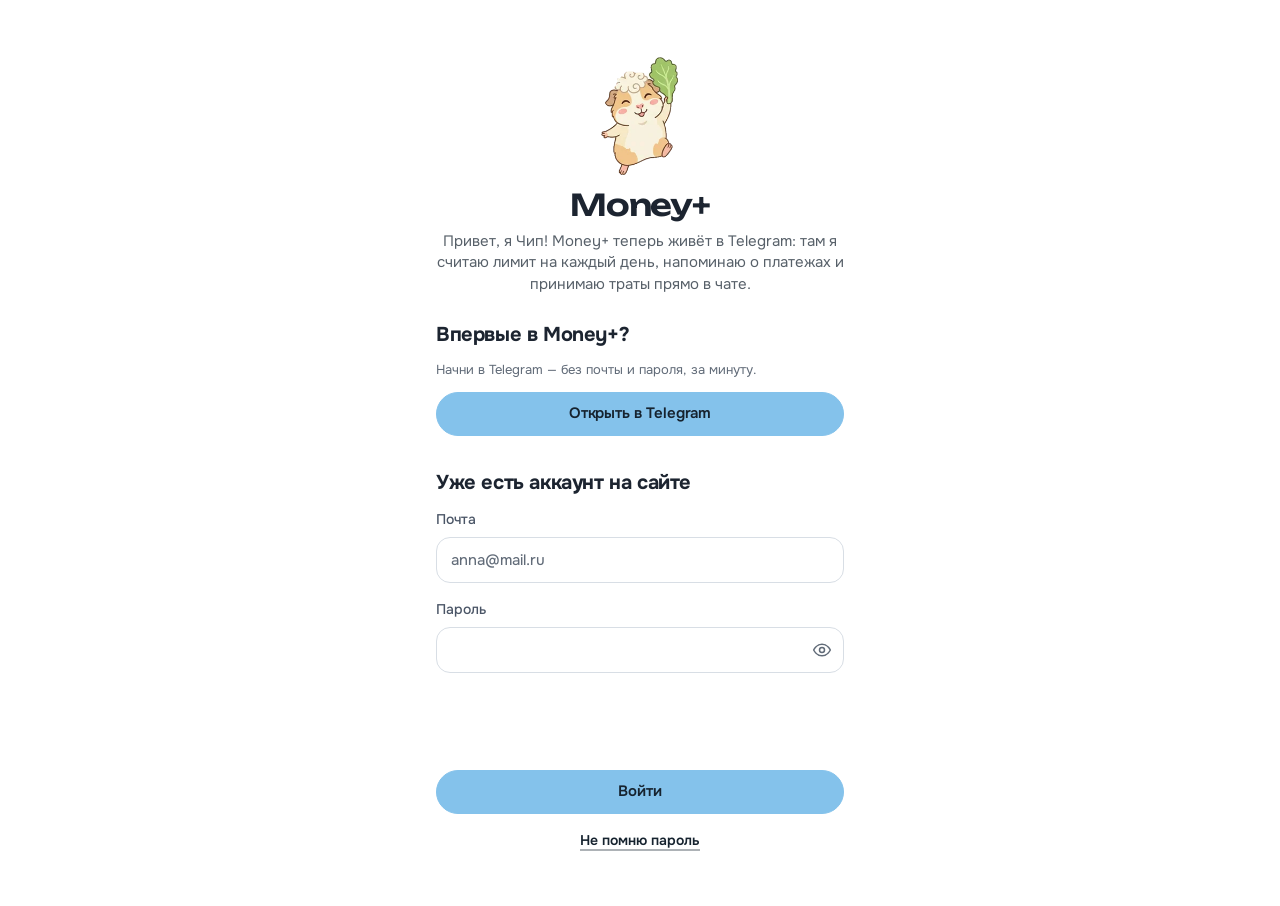
<file: index.html>
<!doctype html>
<html lang="ru">
  <head>
    <meta charset="UTF-8" />
    <!-- личное приложение: не показывать в поиске и не использовать как источник (поисковики и AI-боты) -->
    <meta name="robots" content="noindex, nofollow, noarchive, nosnippet, noimageindex" />
    <!-- щипком страницу увеличить можно (для слабого зрения); случайного увеличения при вводе
         и двойном нажатии нет — это делают поля 16px и touch-action в src/styles.css -->
    <meta name="viewport" content="width=device-width, initial-scale=1, viewport-fit=cover" />
    <!-- цвет системной панели совпадает с верхней панелью сайта -->
    <meta name="theme-color" content="#84c2eb" media="(prefers-color-scheme: light)" />
    <meta name="theme-color" content="#1d3646" media="(prefers-color-scheme: dark)" />
    <!-- iPhone: открывать с экрана «Домой» как отдельное приложение -->
    <meta name="apple-mobile-web-app-capable" content="yes" />
    <meta name="mobile-web-app-capable" content="yes" />
    <meta name="apple-mobile-web-app-title" content="Money+" />
    <meta name="apple-mobile-web-app-status-bar-style" content="default" />
    <link rel="apple-touch-icon" href="./icons/apple-touch-icon.png" />
    <link rel="icon" type="image/png" href="./icons/favicon.png" />
    <title>Money+</title>
    <script type="module" crossorigin src="./assets/index-B6K4D9bn.js"></script>
    <link rel="stylesheet" crossorigin href="./assets/index-HIo23hGt.css">
  <link rel="manifest" href="./manifest.webmanifest"></head>
  <body>
    <div id="root"></div>
  </body>
</html>
</file>
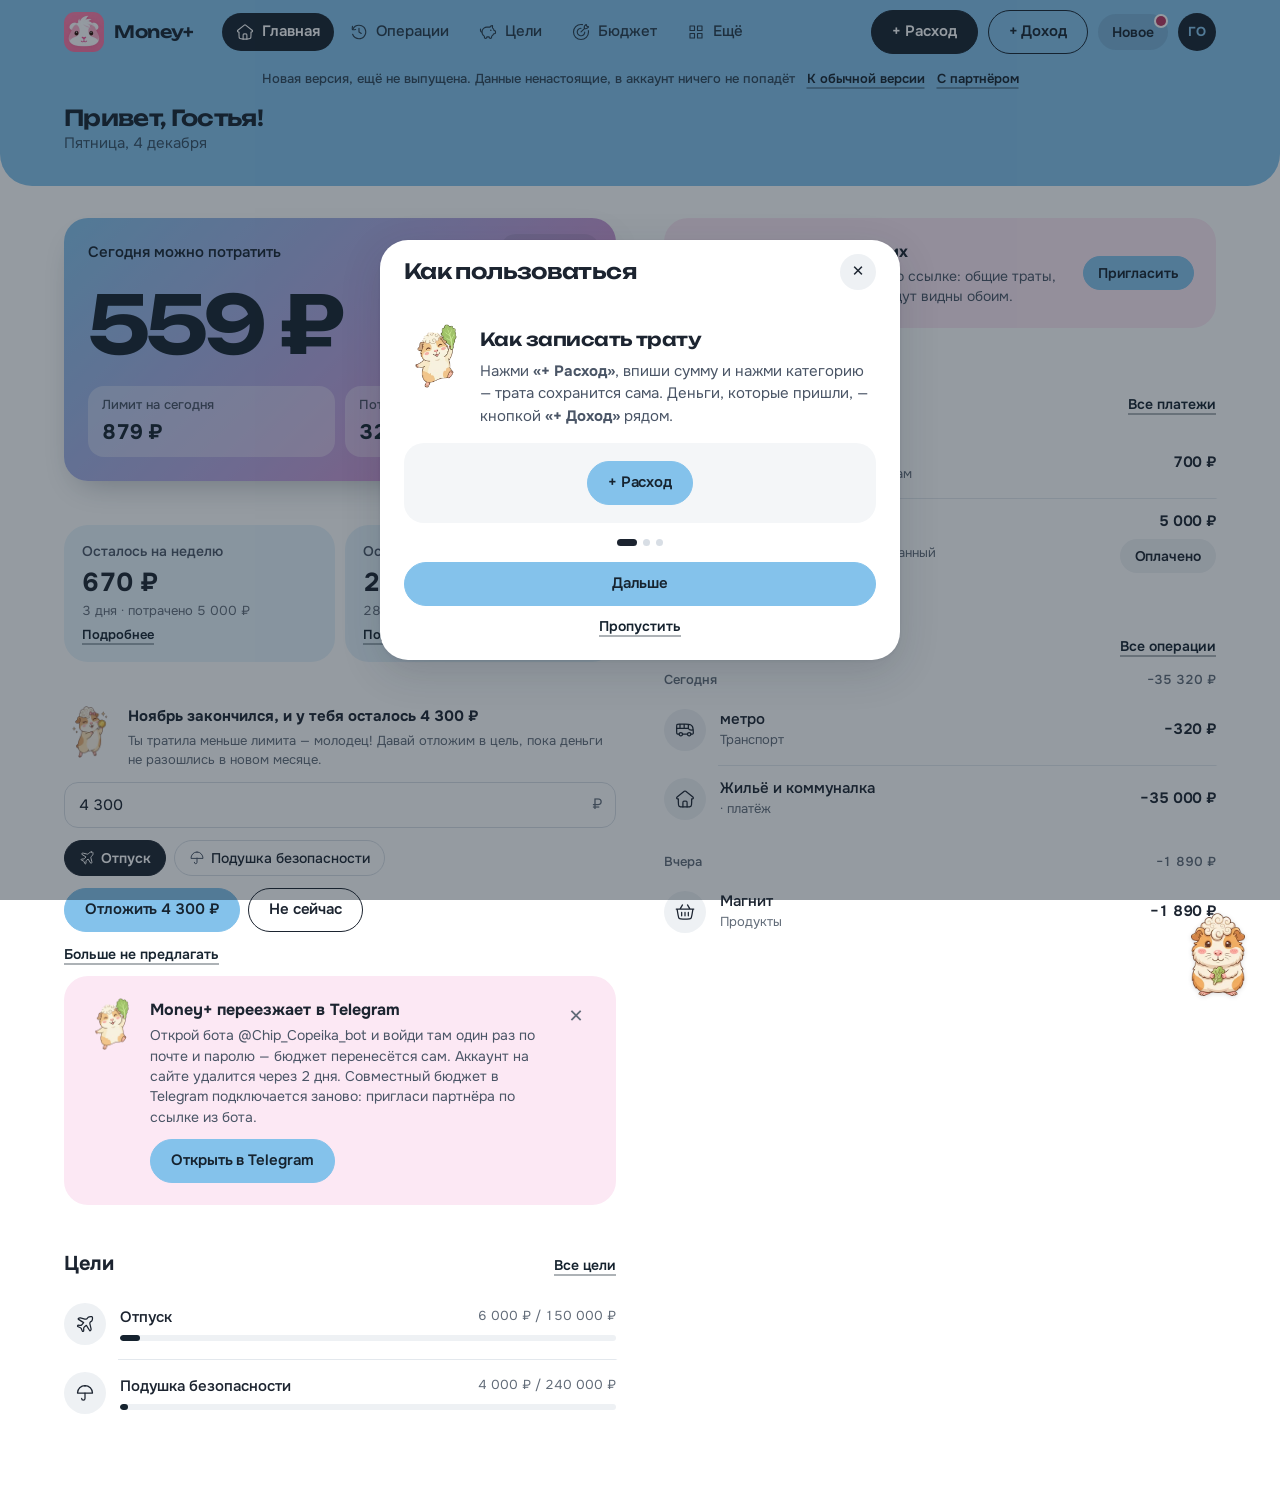
<file: next/index.html>
<!doctype html>
<html lang="ru">
  <head>
    <meta charset="UTF-8" />
    <!-- личное приложение: не показывать в поиске и не использовать как источник (поисковики и AI-боты) -->
    <meta name="robots" content="noindex, nofollow, noarchive, nosnippet, noimageindex" />
    <!-- щипком страницу увеличить можно (для слабого зрения); случайного увеличения при вводе
         и двойном нажатии нет — это делают поля 16px и touch-action в src/styles.css -->
    <meta name="viewport" content="width=device-width, initial-scale=1, viewport-fit=cover" />
    <!-- цвет системной панели совпадает с верхней панелью сайта -->
    <meta name="theme-color" content="#84c2eb" media="(prefers-color-scheme: light)" />
    <meta name="theme-color" content="#1d3646" media="(prefers-color-scheme: dark)" />
    <!-- iPhone: открывать с экрана «Домой» как отдельное приложение -->
    <meta name="apple-mobile-web-app-capable" content="yes" />
    <meta name="mobile-web-app-capable" content="yes" />
    <meta name="apple-mobile-web-app-title" content="Money+" />
    <meta name="apple-mobile-web-app-status-bar-style" content="default" />
    <link rel="apple-touch-icon" href="./icons/apple-touch-icon.png" />
    <link rel="icon" type="image/png" href="./icons/favicon.png" />
    <title>Money+</title>
    <script type="module" crossorigin src="./assets/index-DHCF4wjl.js"></script>
    <link rel="stylesheet" crossorigin href="./assets/index-DbWHCt1X.css">
  </head>
  <body>
    <div id="root"></div>
  </body>
</html>
</file>
<file: assets/index-HIo23hGt.css>
@font-face{font-family:Onest;src:url(./onest-BQL-i2kD.woff2) format("woff2");font-weight:400 800;font-display:swap}@font-face{font-family:Unbounded;src:url(./unbounded-DpUWVLVn.woff2) format("woff2");font-weight:500 700;font-display:swap}:root{--pink: #eb84c2;--green: #c2eb84;--blue: #84c2eb;--lavender: #b6a6e0;--ink: #16232f;--font: "Onest", system-ui, -apple-system, "Segoe UI", Roboto, sans-serif;--font-display: "Unbounded", "Onest", system-ui, sans-serif;--page: #ffffff;--bg: #f4f6f8;--bg-soft: #f7f9fb;--card: #ffffff;--fill: #eef1f4;--text: #1c2430;--text-2: #4a5566;--muted: #616b78;--line: #e3e8ed;--icon-accent: #3d8fc7;--input-line: #d8dee5;--accent: var(--blue);--accent-2: var(--ink);--accent-soft: #e5f2fb;--highlight: #fce8f4;--on-accent: var(--ink);--focus: rgb(132 194 235 / .6);--sec: var(--blue);--sec-hue: var(--blue);--on-sec: var(--ink);--hero: linear-gradient(135deg, var(--blue) 0%, var(--lavender) 50%, var(--pink) 100%);--hero-label: var(--ink);--nav-bg: var(--ink);--nav-fg: #b9c3cf;--nav-active: var(--ink);--nav-active-fg: #ffffff;--bar: var(--ink);--brand-bg: var(--ink);--brand-fg: var(--pink);--shadow: none;--pop-shadow: 0 12px 40px rgb(22 35 47 / .16), 0 1px 3px rgb(22 35 47 / .08);--backdrop: rgb(22 35 47 / .45);--warn: #9a6414;--warn-soft: #fdf5e6;--danger: #b8355f;--danger-soft: #fdecf2;--over: var(--danger);--on-danger: #fff;--income: #4c7a12;--on-income: #fff;--toast: var(--ink);--toast-text: #ffffff;--toast-action: var(--blue);--radius: 24px;--radius-field: 14px;color-scheme:light}.shell[data-section=ops]{--sec: var(--lavender);--sec-hue: var(--lavender)}.shell[data-section=goals]{--sec: var(--green);--sec-hue: var(--green)}.shell[data-section=budget]{--sec: var(--pink);--sec-hue: var(--pink)}.shell[data-section=more]{--sec: var(--bg);--sec-hue: #ffffff}:root[data-theme=dark]{--page: #141a21;--bg: #1b232c;--bg-soft: #18202a;--card: #1d2530;--fill: #25303c;--text: #eef2f6;--text-2: #c3ccd6;--muted: #8f9aa8;--line: #2a3542;--icon-accent: var(--blue);--input-line: #36424f;--accent: var(--blue);--accent-2: var(--text);--accent-soft: #1f3443;--highlight: #3a2434;--on-accent: var(--ink);--focus: rgb(132 194 235 / .45);--sec: #1d3646;--on-sec: var(--text);--nav-bg: #0c1117;--nav-fg: #8f9aa8;--nav-active: var(--sec-hue);--nav-active-fg: var(--ink);--bar: var(--text);--brand-bg: var(--pink);--brand-fg: var(--ink);--shadow: none;--pop-shadow: 0 12px 40px rgb(0 0 0 / .5);--backdrop: rgb(0 0 0 / .55);--warn: #f0b04a;--warn-soft: #3a2f22;--danger: #f08aa8;--danger-soft: #45222f;--on-danger: var(--ink);--income: var(--green);--on-income: var(--ink);--toast: #2a3542;--toast-text: #eef2f6;color-scheme:dark}:root[data-theme=dark] .shell[data-section=ops]{--sec: #2c2745}:root[data-theme=dark] .shell[data-section=goals]{--sec: #243319}:root[data-theme=dark] .shell[data-section=budget]{--sec: #3b2236}:root[data-theme=dark] .shell[data-section=more]{--sec: #1b232c}*{box-sizing:border-box}body{margin:0;background:var(--page);color:var(--text);font:15px/1.45 var(--font);font-feature-settings:"tnum" 1;-webkit-font-smoothing:antialiased;-webkit-tap-highlight-color:transparent}button,input,select{font:inherit;color:inherit}button{cursor:pointer}button:disabled{cursor:default;opacity:.45}h1,h2,h3{margin:0}.neg{color:var(--danger)}.pos{color:var(--income)}.muted{color:var(--muted);font-weight:400}.small{font-size:12px}.hint{color:var(--muted);font-size:13px;margin:0}.empty{color:var(--muted);text-align:center;padding:20px 0;margin:0}.error{color:var(--danger);font-size:12px}.topbar{position:sticky;top:0;z-index:5;background:var(--sec);color:var(--on-sec);transition:background-color .3s ease}.topbar-inner{max-width:1200px;margin:0 auto;height:64px;padding:0 24px;display:flex;align-items:center;gap:28px}.brand{display:flex;align-items:center;gap:10px;background:none;border:none;padding:0;color:inherit}.brand-name{font-family:var(--font-display);font-weight:600;font-size:17px;letter-spacing:-.02em}.brand-mark{width:40px;height:40px;border-radius:11px;flex:none}.topnav{display:flex;gap:2px;flex:1}.topnav button{background:none;border:none;border-radius:999px;padding:8px 14px;color:inherit;font-weight:500;opacity:.85}.topnav button:hover{background:color-mix(in srgb,var(--on-sec) 10%,transparent);opacity:1}.topnav button.active{opacity:1}.topnav button.active{background:var(--nav-active);color:var(--nav-active-fg);font-weight:600}.top-actions{display:flex;align-items:center;gap:10px;margin-left:auto}.bell{position:relative;width:40px;height:40px;border-radius:50%;border:none;background:color-mix(in srgb,var(--on-sec) 10%,transparent);font-size:16px}.badge{position:absolute;top:-4px;right:-8px;background:var(--pink);color:var(--ink);font-size:11px;font-weight:700;min-width:18px;height:18px;border-radius:9px;padding:0 5px;line-height:18px;box-shadow:0 0 0 2px var(--card)}.avatar{width:38px;height:38px;border-radius:50%;flex:none;border:none;background:var(--ink);color:var(--sec-hue);font-weight:700;font-size:13px;letter-spacing:.02em}:root[data-theme=dark] .avatar{background:var(--sec-hue);color:var(--ink)}.page{max-width:1200px;margin:0 auto;padding:0 24px 48px}.page>:first-child:not(.page-head){margin-top:24px}.page-head{display:flex;justify-content:space-between;align-items:flex-end;gap:16px;flex-wrap:wrap;margin:0 calc(50% - 50vw) 32px;padding:10px calc(50vw - 50%) 32px;border-radius:0 0 32px 32px;background:var(--sec);color:var(--on-sec);transition:background-color .3s ease}.page-head h1{font-family:var(--font-display);font-size:40px;font-weight:600;line-height:1.05;letter-spacing:-.04em;text-wrap:balance}.page-sub{color:color-mix(in srgb,var(--on-sec) 72%,transparent);margin-top:10px;font-size:15px}.page-sub:first-letter{text-transform:uppercase}.page-head .seg{background:color-mix(in srgb,var(--on-sec) 9%,transparent)}.page-head .seg button{color:color-mix(in srgb,var(--on-sec) 80%,transparent)}.page-head .seg button.active{background:var(--on-sec);color:var(--sec)}.page-head .month-switch{background:color-mix(in srgb,var(--page) 55%,transparent)}.grid{display:grid;grid-template-columns:minmax(0,1fr) minmax(0,1fr);gap:40px 48px;align-items:start}.col{display:flex;flex-direction:column;gap:44px;min-width:0}.plan-grid{display:grid;grid-template-columns:minmax(0,1fr) minmax(0,1fr);gap:16px;align-items:stretch}.plan-grid>.plan-tall{grid-row:span 2}.plan-calc .calc-row{padding:10px 0}.plan-calc .calc-row.sub{padding:0 0 10px;margin-top:-6px}@media(max-width:900px){.plan-grid{grid-template-columns:minmax(0,1fr)}.plan-grid>.plan-tall{grid-row:auto}}.card{background:none;border-radius:0;padding:0;box-shadow:none;border:0}.card-head{display:flex;justify-content:space-between;align-items:baseline;gap:8px;margin-bottom:12px}.card-title{display:flex;align-items:center;gap:8px;font-size:20px;font-weight:700;letter-spacing:-.02em;color:var(--text)}.card:is(.banner,.salary-late,.goal,.add-card,.level-card,.import-cta,.empty-goals){border-radius:var(--radius);padding:22px}.card:is(.goal,.level-card,.empty-goals){background:var(--bg);border:1.5px solid transparent}.card-tools{margin-bottom:12px}.banner{display:flex;flex-direction:column;gap:4px;width:100%;text-align:left;background:var(--highlight);margin-bottom:16px}.banner strong{font-size:16px}.banner span{color:var(--text-2);font-size:14px}.note{background:var(--bg-soft);border-radius:var(--radius-field);padding:12px 14px;margin-top:14px;color:var(--text-2);font-size:14px}.hero{background:var(--hero);color:var(--ink);padding:24px;border-radius:var(--radius);box-shadow:0 14px 34px -14px #16232f59}.hero.over,.hero.over .hero-label{color:var(--on-danger)}.hero-label{color:var(--hero-label);font-weight:550;font-size:15px;padding-right:116px}.page-head.home-head h1{font-size:22px;letter-spacing:-.03em}.page-head.home-head .page-sub{margin-top:4px}@media(max-width:900px){.page-head.home-head{margin-bottom:0;padding-bottom:72px}.home-head+.home-grid>.col>.hero:first-child{margin-top:-56px}}.hero{container-type:inline-size}.hero-value{font-family:var(--font-display);font-weight:650;line-height:1;letter-spacing:-.05em;font-size:min(80px,calc(100cqi / (var(--len, 7) * .72)));margin:20px 0 22px;white-space:nowrap}.hero-sub{opacity:.85;font-size:13px}.hero-note{margin:12px 0 0;font-size:14px;font-weight:500}.hero{display:flex;flex-direction:column;align-items:flex-start}.hero-row{display:flex;flex-direction:column;align-self:stretch}.hero-main{display:flex;flex-direction:column;align-items:flex-start;min-width:0}.hero-side{display:grid;grid-template-columns:1fr 1fr;gap:10px}.hero-fact{display:flex;flex-direction:column;gap:2px;min-width:0}.hero-fact{padding:10px 14px;border-radius:16px;background:#ffffff52}.hero-fact span{font-size:13px;font-weight:500;opacity:.72}.hero-fact strong{font-size:21px;font-weight:700;letter-spacing:-.02em;white-space:nowrap}.salary-late{background:var(--warn-soft);display:grid;gap:12px}.salary-late .card-title{color:var(--warn)}.salary-late-cash{color:var(--text-2);font-size:14px}.salary-late-value{font-family:var(--font-display);font-size:30px;font-weight:600;letter-spacing:-.04em}.salary-late-date{display:grid;gap:6px;font-size:14px}.salary-late-ok{margin:0;color:var(--income);font-weight:600}.salary-late-warn{margin:0}.salary-late-actions{align-items:center}.stats{display:grid;grid-template-columns:minmax(0,1fr) minmax(0,1fr);gap:10px}.stats.wide{margin-bottom:32px}.stats>.stat{padding:16px 18px;border-radius:var(--radius);background:color-mix(in srgb,var(--sec-hue) 20%,var(--page))}.shell[data-section=more] .stats>.stat{background:var(--bg)}.stats>.stat.stat-in{background:color-mix(in srgb,var(--green) 30%,var(--page))}.stats>.stat.stat-out{background:color-mix(in srgb,var(--blue) 24%,var(--page))}:root[data-theme=dark] .stats>.stat{background:color-mix(in srgb,var(--sec-hue) 12%,var(--page))}:root[data-theme=dark] .stats>.stat.stat-in{background:color-mix(in srgb,var(--green) 14%,var(--page))}:root[data-theme=dark] .stats>.stat.stat-out{background:color-mix(in srgb,var(--blue) 14%,var(--page))}.stat .card-head{margin-bottom:6px}.stat .card-title{font-size:14px;font-weight:550;color:var(--text-2);letter-spacing:0}.stat-value{font-size:26px;font-weight:700;letter-spacing:-.03em;line-height:1.15}.stat-sub{color:var(--muted);font-size:13px;margin-top:4px}.stat-sub+.progress{margin-top:10px}.help{position:relative;display:inline-grid;place-items:center;width:16px;height:16px;border-radius:50%;border:none;background:var(--fill);color:var(--text-2);font-size:11px;font-weight:700;letter-spacing:0;cursor:help;flex:none}.help:after{content:"";position:absolute;inset:-6.5px;border-radius:50%}@media(pointer:coarse){.help:after{inset:-10.5px}}.help-pop{position:fixed;z-index:60;background:var(--card);color:var(--text);box-shadow:var(--pop-shadow);border-radius:16px;padding:14px 16px;font-size:14px;font-weight:400;line-height:1.45;text-transform:none;letter-spacing:normal;text-align:left;white-space:normal;pointer-events:auto}.help-pop:before{content:"";position:absolute;top:-6px;left:calc(var(--arrow, 24px) - 6px);width:12px;height:12px;background:var(--card);transform:rotate(45deg);box-shadow:-2px -2px 4px #0000000a}.help-pop.above:before{top:auto;bottom:-6px;box-shadow:2px 2px 4px #0000000a}.btn{display:inline-flex;align-items:center;justify-content:center;gap:6px;height:44px;padding:0 20px;border-radius:999px;border:1.5px solid transparent;background:var(--fill);color:var(--text);font-weight:600;font-size:15px;letter-spacing:-.005em;white-space:nowrap}.btn:hover:not(:disabled){background:color-mix(in srgb,var(--fill) 88%,var(--text))}.btn.primary{background:var(--accent);border-color:var(--accent);color:var(--on-accent)}.btn.primary:hover:not(:disabled){filter:brightness(.95);background:var(--accent)}.btn.outline{background:transparent;border-color:var(--text);color:var(--text)}.btn.outline:hover:not(:disabled){background:var(--text);color:var(--card)}.btn.danger{color:var(--danger)}a.btn{text-decoration:none}.btn.income{background:var(--green);border-color:var(--green);color:var(--ink)}.btn.income:hover:not(:disabled){filter:brightness(.95);background:var(--green)}.topbar .btn.primary{background:var(--nav-active);border-color:var(--nav-active);color:var(--nav-active-fg)}.topbar .btn.outline{border-color:currentColor;color:inherit}.topbar .btn.outline:hover:not(:disabled){background:var(--on-sec);color:var(--sec)}.topnav .badge{box-shadow:0 0 0 1.5px var(--ink)}.btn.small{height:34px;padding:0 14px;font-size:14px}.btn.wide{width:100%;white-space:normal;text-align:center;height:auto;min-height:44px;padding-top:10px;padding-bottom:10px}.btn-row{display:flex;gap:8px;flex-wrap:wrap}.add-btn{width:100%;height:54px;font-size:16px}.add-line{width:100%;margin-top:12px}.link{background:none;border:none;color:var(--accent-2);padding:0;font-size:14px;font-weight:600;text-decoration:underline;text-decoration-thickness:1.5px;text-underline-offset:4px;text-decoration-color:color-mix(in srgb,currentColor 35%,transparent)}.link:hover{text-decoration-color:currentColor}.icon-btn{background:none;border:none;font-size:18px;width:36px;height:36px;border-radius:50%;color:var(--muted);flex:none}.icon-btn:hover:not(:disabled){background:var(--fill);color:var(--text)}.fab{position:fixed;right:16px;bottom:84px;z-index:4;background:var(--accent);color:var(--on-accent);border:none;border-radius:999px;padding:16px 24px;font-weight:700;font-size:16px;box-shadow:0 10px 28px #17171738,0 0 0 1px #1717170f}.seg{display:grid;grid-auto-flow:column;grid-auto-columns:1fr;background:var(--fill);border-radius:999px;padding:3px;gap:3px}.seg button{border:none;background:none;border-radius:999px;height:36px;padding:0 14px;font-weight:600;color:var(--text-2)}.seg button:hover:not(.active):not(:disabled){color:var(--text)}.seg button.active{background:var(--text);color:var(--card)}.toggle{position:relative;display:inline-flex;align-items:center;gap:10px;cursor:pointer;flex:none}.toggle input{position:absolute;opacity:0;width:0;height:0}.toggle-track{width:44px;height:26px;border-radius:13px;background:var(--input-line);position:relative;transition:background .2s}.toggle-track:after{content:"";position:absolute;top:3px;left:3px;width:20px;height:20px;border-radius:50%;background:var(--card);box-shadow:0 1px 2px #0003;transition:transform .25s var(--spring),background .2s}.toggle input:checked+.toggle-track{background:var(--text)}.toggle input:checked+.toggle-track:after{transform:translate(18px);background:var(--card)}.toggle input:focus-visible+.toggle-track{outline:2px solid var(--accent-2);outline-offset:2px}.form{display:grid;gap:16px}label{display:grid;gap:8px;font-size:14px;color:var(--text-2);font-weight:500}.label-line{display:flex;align-items:center;gap:6px}.savings-field{display:grid;gap:8px;font-size:14px;color:var(--text-2);font-weight:500}.savings-field>*{min-width:0;max-width:100%}.savings-field .seg{margin-left:auto;padding:2px}.savings-field .seg button{height:26px;padding:0 10px;font-size:13px}.field-label{font-size:14px;color:var(--text-2);font-weight:500;margin-bottom:8px}.row{display:grid;grid-template-columns:1fr 1fr;gap:12px}input,select{width:100%;height:46px;padding:0 14px;border:1.5px solid var(--input-line);border-radius:var(--radius-field);background:var(--card);font-size:15px;color:var(--text);font-weight:450;transition:border-color .15s,box-shadow .15s}input::placeholder{color:var(--muted)}input:focus,select:focus{outline:none;border-color:var(--text);box-shadow:0 0 0 4px var(--focus)}.money-input{position:relative}.money-input input{padding-right:34px}.money-input span{position:absolute;right:14px;top:50%;transform:translateY(-50%);color:var(--muted);pointer-events:none}.chips{display:flex;flex-wrap:wrap;gap:8px}.chip{border:1.5px solid var(--input-line);background:var(--card);border-radius:999px;padding:7px 14px;font-size:14px;font-weight:500}.chip:hover{border-color:var(--text)}.chip.active{background:var(--text);border-color:var(--text);color:var(--card);font-weight:600}.chip.add{border-style:dashed;border-color:var(--text-2);color:var(--text)}.new-cat{display:flex;gap:8px;align-items:center;margin-top:10px}.form-actions{display:flex;flex-direction:row-reverse;justify-content:flex-end;gap:8px}.list{list-style:none;margin:0;padding:0}.list-item{display:flex;align-items:center;gap:14px;padding:13px 10px;margin:0 -10px;border-radius:16px}.list-item+.list-item{border-top:1px solid var(--line)}.list-item:has(>.ico-box)+.list-item:has(>.ico-box){border-top-color:transparent;background-image:linear-gradient(var(--line),var(--line));background-size:calc(100% - 64px) 1px;background-position:64px 0;background-repeat:no-repeat}.list-item.clickable{cursor:pointer}.list-item.clickable:hover{background-color:var(--bg-soft)}[role=button]:focus-visible{outline:2px solid var(--accent-2);outline-offset:2px}.modal:focus{outline:none}.list-item.overdue{background:var(--danger-soft);border-top-color:transparent}.list-item.soon{background:var(--warn-soft);border-top-color:transparent}.list-item.overdue+.list-item,.list-item.soon+.list-item{border-top-color:transparent}.list-item.inactive{opacity:.5}.grow{flex:1;min-width:0}.title{font-weight:550;overflow:hidden;text-overflow:ellipsis;white-space:nowrap}.sub{color:var(--muted);font-size:13px}.right{display:flex;flex-direction:column;align-items:flex-end;gap:6px}.amount{font-weight:650;white-space:nowrap;letter-spacing:-.01em}.days section+section{margin-top:20px}.day-head{display:flex;justify-content:space-between;color:var(--muted);font-size:13px;font-weight:550;padding-bottom:6px}.day-head span:first-child:first-letter{text-transform:uppercase}.cats{list-style:none;padding:0;margin:0;display:grid;gap:2px}.cat{padding:10px;border-radius:16px;margin:0 -10px}.cat.clickable{cursor:pointer}.cat.clickable:hover{background:var(--bg-soft)}.cat.active{background:var(--accent-soft)}.cat-line{display:flex;justify-content:space-between;gap:8px;margin-bottom:8px}.progress{height:6px;background:var(--fill);border-radius:999px;overflow:hidden}.progress-fill{height:100%;border-radius:999px;background:var(--bar)}.progress-fill.warn{background:var(--warn)}.progress-fill.over{background:var(--danger)}.edit-cat{padding:8px;gap:8px}.edit-cat input{height:36px}.edit-cat .money-input{width:140px;flex:none}.edit-cat .money-input input::placeholder{font-size:12px}.calc-row{display:flex;justify-content:space-between;padding:4px 0}.calc-row.sub{color:var(--muted);font-size:13px;padding-top:0}.calc-row.total{margin-top:10px;padding:12px 14px;border-radius:14px;background:var(--bg);font-weight:700;font-size:17px}.month-switch{display:flex;align-items:center;gap:4px;background:var(--card);border-radius:999px;padding:4px;box-shadow:var(--shadow)}.month-switch span{min-width:130px;text-align:center;font-weight:600}.month-switch span:first-letter{text-transform:uppercase}.goal-grid{display:grid;grid-template-columns:repeat(auto-fill,minmax(300px,1fr));gap:16px}.goal-head{display:flex;align-items:center;gap:12px;cursor:pointer}.invite-card{flex-direction:row;flex-wrap:wrap;align-items:center;gap:14px}.invite-card .grow{display:grid;gap:2px;flex:1 1 180px}.invite-card .btn{flex:none}.pays{display:grid;gap:10px;margin-top:18px}.pay-row{display:grid;grid-template-columns:104px minmax(0,1fr) auto;gap:8px;align-items:center}.pays>.link{justify-self:start}.pays-mode{display:grid;gap:8px;margin-top:6px}.pays-mode .field-label{margin-bottom:0}.pays+.hint{margin-top:16px}.income-sum{display:flex;align-items:baseline;gap:8px;min-height:46px;padding-top:10px;font-size:18px;font-weight:700;color:var(--text)}.cat-chips .chip .icon{color:var(--icon-accent)}.cat-chips .chip.active .icon{color:inherit}.card.goal .ico-box,.level-card .ico-box{background:var(--page)}.goal-amounts{margin:18px 0 10px;font-size:22px;font-weight:700;letter-spacing:-.025em}.goal-note{color:var(--text-2);font-size:14px;margin:10px 0 16px}.goal.done{border-color:var(--income)}.goal.done .goal-note{color:var(--income);font-weight:600}.goal-mini .cat-line{margin-bottom:6px}.empty-goals{text-align:center;color:var(--muted)}.add-card{display:flex;flex-direction:column;align-items:center;justify-content:center;gap:8px;min-height:180px;border:1.5px dashed var(--input-line);background:transparent;box-shadow:none;color:var(--text);font-weight:600}.add-card:hover{border-color:var(--text);background:var(--card)}.add-plus{font-size:28px;line-height:1}.modal-backdrop{position:fixed;inset:0;z-index:10;background:var(--backdrop);display:flex;align-items:center;justify-content:center;padding:16px}.modal{background:var(--card);width:100%;max-width:520px;max-height:92vh;max-height:92dvh;overflow-y:auto;overscroll-behavior:contain;border-radius:28px;box-shadow:var(--pop-shadow);overflow-x:hidden}.modal-head{display:flex;justify-content:space-between;align-items:center;gap:12px;padding:20px 24px 8px}.modal-head h2{font-family:var(--font-display);font-size:21px;font-weight:600;letter-spacing:-.03em;line-height:1.2}.modal-head .icon-btn{background:var(--fill);color:var(--text);font-size:15px}.modal>.form{padding:20px 24px 24px}.modal .form-actions{position:sticky;bottom:0;background:var(--card);margin:4px -24px -24px;padding:16px 24px;border-top:1px solid var(--line)}.welcome{max-width:440px;margin:0 auto;padding:56px 16px;text-align:center}.welcome h1{font-family:var(--font-display);font-size:30px;font-weight:600;letter-spacing:-.035em;line-height:1.15}.welcome .page-sub{margin:8px 0 24px}.welcome .card{text-align:left}.welcome .card+.card{margin-top:32px}.tabs{display:none;position:fixed;left:0;right:0;bottom:0;z-index:5;justify-content:center;background:var(--nav-bg);padding-bottom:max(env(safe-area-inset-bottom,0px),var(--tg-safe-area-inset-bottom, 0px))}.tabs button{flex:1;max-width:120px;background:none;border:none;display:flex;flex-direction:column;align-items:center;gap:3px;padding:8px 0 10px;font-size:11px;color:var(--nav-fg)}.tabs button.active{color:#f4f6f8;font-weight:650}.tabs .badge{box-shadow:0 0 0 2px var(--nav-bg)}.tab-icon{position:relative;display:grid;place-items:center;height:30px;width:54px;border-radius:999px;transition:background-color .25s}.tabs button.active .tab-icon{background:var(--sec-hue);color:var(--ink)}.mobile-only{display:none}@media(max-width:900px){.topnav,.add-top{display:none}.grid{grid-template-columns:minmax(0,1fr)}.home-grid{display:flex;flex-direction:column;align-items:stretch;gap:32px}.home-grid .col{display:contents}.home-grid .recent{order:1}.home-grid .tools{order:2}.tabs{display:flex}.mobile-only{display:inline-flex}.page{padding:0 16px 120px}.page-head h1{font-size:32px}.topbar-inner{padding:0 16px}}@media(min-width:901px){.fab{display:none}}@media(max-width:600px){.page-head h1{font-size:28px}.page-head{align-items:flex-start;margin-bottom:28px;padding-bottom:26px}.card:is(.banner,.salary-late,.goal,.add-card,.level-card,.import-cta,.empty-goals){padding:18px}.stats{gap:10px}.stat-value{font-size:21px}.row{grid-template-columns:1fr}.edit-cat .money-input{width:110px}.goal-grid{grid-template-columns:1fr}.modal-backdrop{align-items:flex-end;padding:0}.modal{border-radius:28px 28px 0 0;max-height:94vh;max-height:94dvh}.modal>.form{padding:16px 18px calc(16px + env(safe-area-inset-bottom))}.modal-head{padding:14px 18px 6px}.modal .form-actions{margin:4px -16px calc(-16px - env(safe-area-inset-bottom));padding:12px 16px calc(12px + env(safe-area-inset-bottom))}}.icon{display:block;flex:none}.ico-box{width:42px;height:42px;border-radius:50%;flex:none;display:grid;place-items:center;background:var(--fill);color:var(--text)}.ico-box.lg{width:50px;height:50px}.big-icon{margin:0 auto 10px;color:var(--text)}.cat-name{display:inline-flex;align-items:center;gap:8px}.cat-name .icon{color:var(--text-2)}.card-title .icon{color:var(--text)}.topnav button{display:inline-flex;align-items:center;gap:8px}.bell{display:grid;place-items:center;color:var(--text)}.btn .icon{margin-left:-2px}.chip{display:inline-flex;align-items:center;gap:6px}.chip .icon{color:var(--text-2)}.chip.active .icon{color:inherit}.icon-picker{position:relative;flex:none}.icon-picker-btn{width:46px;height:46px;border-radius:50%;display:grid;place-items:center;border:1.5px solid transparent;background:var(--fill);color:var(--text)}.edit-cat .icon-picker-btn{width:40px;height:40px}.icon-picker-btn:hover{border-color:var(--text)}.icon-picker-pop{position:absolute;top:calc(100% + 6px);left:0;z-index:30;display:grid;grid-template-columns:repeat(6,40px);gap:4px;background:var(--card);border-radius:20px;padding:10px;box-shadow:var(--pop-shadow)}.icon-picker-pop button{width:40px;height:40px;border-radius:50%;border:none;display:grid;place-items:center;background:none;color:var(--text-2)}.icon-picker-pop button:hover{background:var(--fill);color:var(--text)}.icon-picker-pop button.active{background:var(--accent);color:var(--on-accent)}:root{--top-inset: calc(max(env(safe-area-inset-top, 0px), var(--tg-safe-area-inset-top, 0px)) + var(--tg-content-safe-area-inset-top, 0px))}.topbar{padding-top:var(--top-inset)}.modal-backdrop{padding-top:max(16px,var(--top-inset))}.modal{max-height:min(92dvh,100%)}@media(max-width:600px){.modal-backdrop{padding-top:max(6dvh,var(--top-inset))}.modal{max-height:100%}}.topbar-inner{padding-left:max(24px,env(safe-area-inset-left,0px));padding-right:max(24px,env(safe-area-inset-right,0px))}.fab{bottom:calc(84px + env(safe-area-inset-bottom,0px));right:max(16px,env(safe-area-inset-right,0px))}.tabs{padding-left:env(safe-area-inset-left,0px);padding-right:env(safe-area-inset-right,0px)}@media(max-width:900px){.topbar-inner{padding-left:max(16px,env(safe-area-inset-left,0px));padding-right:max(16px,env(safe-area-inset-right,0px))}.page{padding-left:max(16px,env(safe-area-inset-left,0px));padding-right:max(16px,env(safe-area-inset-right,0px));padding-bottom:calc(120px + env(safe-area-inset-bottom,0px))}}.install-hint{display:flex;align-items:flex-start;gap:12px;flex-direction:row}.install-hint .ico-box{background:var(--card)}.install-hint .grow{display:flex;flex-direction:column;gap:4px}.install-hint .inline-icon{display:inline-block;vertical-align:-4px;color:var(--accent-2)}.welcome .install-hint{text-align:left;margin-bottom:16px}.form.compact{gap:16px}.form.compact .chips{gap:6px}.form.compact .chip{padding:5px 10px}.form.compact .field-label{margin-bottom:6px}.form.compact .seg button{height:34px}.modal-head{padding-top:14px;padding-bottom:14px}.modal>.form.compact{padding-top:16px}html{-webkit-text-size-adjust:100%;touch-action:manipulation}@media(pointer:coarse){input,select{font-size:16px}}.debt .cat-line{margin-bottom:6px;align-items:baseline}.debt .sub{margin-top:6px}.debt .btn{flex:none}.debt.inactive .progress-fill{background:var(--income)}:root{--c1: #2f7fb8;--c2: #d97a1f;--c3: #d9569f;--c4: #6a9a1f;--c5: #7c5cc4;--c6: #1f9a8a;--c-other: #b4bcc6;--c-prev: #b4bcc6}:root[data-theme=dark]{--c1: #4a97d0;--c2: #c87f35;--c3: #d46aa8;--c4: #74a02e;--c5: #9479d6;--c6: #2fa392;--c-other: #5b6775;--c-prev: #6b7684}.chart{position:relative;width:100%}.chart svg{display:block;overflow:visible}.chart .grid{stroke:var(--line);stroke-width:1}.chart .axis{fill:var(--muted);font-size:11px}.chart .mark{fill:var(--text-2);font-size:11px;font-weight:600}.chart .col path{transition:opacity .1s}.chart .col.hover path{opacity:.75}.chart .col.future path{opacity:.35}.chart .hit{fill:transparent;cursor:pointer;outline:none}.chart .hit:focus-visible{fill:var(--accent-soft);opacity:.5}.chart .line{fill:none;stroke-width:2;stroke-linejoin:round;stroke-linecap:round}.chart .dot{stroke:var(--card);stroke-width:2}.chart .crosshair{stroke:var(--muted);stroke-width:1}.chart-tip{position:absolute;z-index:3;transform:translate(-50%,-100%);background:var(--card);color:var(--text);box-shadow:var(--pop-shadow);border-radius:14px;padding:10px 12px;font-size:13px;line-height:1.35;display:grid;gap:2px;pointer-events:none;width:max-content;max-width:min(240px,calc(100vw - 32px))}.chart-tip strong{font-size:13px}.chart-tip span{color:var(--text-2);display:flex;align-items:center;gap:6px}.chart-tip .tip-title{color:var(--muted)}.legend{display:flex;flex-wrap:wrap;gap:6px 16px;margin-bottom:8px;font-size:12px;color:var(--text-2)}.legend span{display:inline-flex;align-items:center;gap:6px}.legend span:first-letter{text-transform:uppercase}.key{display:inline-block;width:14px;height:3px;border-radius:2px;flex:none}.swatch{display:inline-block;width:9px;height:9px;border-radius:50%;flex:none}.donut{position:relative;width:168px;height:168px;margin:0 auto 16px}.donut .slice{cursor:pointer;transition:opacity .15s;outline:none}.donut .slice.dim{opacity:.35}.donut .slice:focus-visible{opacity:.75}.donut-center{position:absolute;inset:28px;display:flex;flex-direction:column;align-items:center;justify-content:center;text-align:center;pointer-events:none}.donut-value{font-size:18px;font-weight:700;letter-spacing:-.01em}.donut-label{font-size:12px;color:var(--muted);max-width:100px;overflow:hidden;text-overflow:ellipsis;white-space:nowrap}.compare-sub{margin:-6px 0 12px}.compare-sub:first-letter{text-transform:uppercase}.compare-total{display:flex;justify-content:space-between;align-items:baseline;gap:12px;margin-bottom:10px;flex-wrap:wrap}.compare-total strong{font-size:18px}.compare-total .stat-sub{font-size:13px;margin:0}.compare-head{margin:16px 0 6px}.stat-sub .pos,.stat-sub .neg{font-weight:600}.planned-row{display:flex;align-items:center;gap:12px;margin:-12px 0 24px;font-size:15px}.planned-row .toggle{flex:none}.period{position:relative;display:flex;align-items:center;gap:10px}.period .month-switch span{min-width:0;text-align:left}.period-btn{display:inline-flex;align-items:center;gap:6px;height:36px;padding:0 14px;border:none;border-radius:999px;background:none;color:inherit;font:inherit;font-weight:600}.period-btn:hover,.period-btn.open{background:color-mix(in srgb,var(--page) 70%,transparent)}.period .period-label{font-weight:500;color:var(--text-2);font-size:14px}.period-value:first-letter{text-transform:uppercase}.range-backdrop{display:none}.range-pop{position:absolute;top:calc(100% + 8px);right:0;z-index:30;background:var(--card);color:var(--text);border-radius:var(--radius);box-shadow:var(--pop-shadow);padding:20px;width:max-content;animation:range-in .16s ease-out}@keyframes range-in{0%{opacity:0;transform:translateY(-6px)}}.range-main{display:flex;gap:20px}.range-cal{width:308px}.range-head{display:flex;align-items:center;justify-content:space-between;margin-bottom:8px}.range-head strong{font-size:16px}.range-head strong:first-letter{text-transform:uppercase}.range-head .icon-btn{color:var(--text)}.range-grid{display:grid;grid-template-columns:repeat(7,1fr);row-gap:4px}.range-wd{text-align:center;font-size:12px;color:var(--muted);padding:4px 0 6px}.range-day{height:40px;border:none;background:none;padding:0;font:inherit;font-size:15px;color:var(--text)}.range-pop .range-day span{display:grid;place-items:center;width:100%;height:100%;border-radius:12px;min-width:0}.range-day:hover span{background:var(--fill)}.range-day.other{color:var(--muted)}.range-day.today span{box-shadow:inset 0 0 0 1.5px var(--input-line)}.range-day.in{background:var(--accent-soft)}.range-day.in.start{border-radius:12px 0 0 12px}.range-day.in.end{border-radius:0 12px 12px 0}.range-day.in.start.end{border-radius:12px}.range-day.in:hover span{background:color-mix(in srgb,var(--accent) 35%,transparent)}.range-day.edge span,.range-day.edge:hover span{background:var(--accent);color:var(--on-accent);font-weight:700}.range-presets{list-style:none;margin:0;padding:0 0 0 20px;border-left:1px solid var(--line);display:flex;flex-direction:column;gap:2px;min-width:160px}.range-presets button{width:100%;text-align:left;border:none;background:none;font:inherit;font-size:15px;color:var(--text);padding:8px 12px;border-radius:10px}.range-presets button:hover{background:var(--fill)}.range-presets button.active{background:var(--accent-soft);font-weight:600}.range-foot{display:flex;align-items:center;justify-content:space-between;gap:12px;margin-top:16px;flex-wrap:wrap}.range-dates{display:flex;gap:8px;flex-wrap:wrap}.range-date{display:inline-flex;align-items:center;gap:8px;height:40px;padding:0 12px;border-radius:var(--radius-field);background:var(--bg);font-variant-numeric:tabular-nums;font-size:15px;border:1.5px solid transparent}.range-date .icon{color:var(--icon-accent)}.range-date.next{border-color:var(--accent);background:var(--card)}.icon-picker-pop{max-height:50vh;overflow-y:auto}@media(max-width:600px){.page-head .period{width:100%}.period .month-switch{width:100%;justify-content:space-between}.period .month-switch .period-btn{flex:1;justify-content:center;min-width:0}.period-value{white-space:nowrap;overflow:hidden;text-overflow:ellipsis}.range-backdrop{display:block;position:fixed;inset:0;z-index:29;background:var(--backdrop)}.range-pop{position:fixed;inset:auto 0 0;width:auto;border-radius:var(--radius) var(--radius) 0 0;padding:16px 16px max(16px,env(safe-area-inset-bottom));max-height:92dvh;overflow-y:auto;animation-name:range-up}@keyframes range-up{0%{transform:translateY(40px);opacity:0}}.range-main{flex-direction:column-reverse;gap:12px}.range-cal{width:100%}.range-presets{flex-direction:row;overflow-x:auto;border-left:none;padding:0 0 4px;gap:6px;scrollbar-width:none}.range-presets li{flex:none}.range-presets button{border:1.5px solid var(--input-line);border-radius:999px;padding:6px 14px;font-size:14px;white-space:nowrap}.range-presets button.active{border-color:var(--accent)}.range-foot .btn,.range-dates{width:100%}.range-date{flex:1;justify-content:space-between}.donut{width:150px;height:150px}}.icon-btn .icon{margin:0 auto}.mascot{position:fixed;z-index:4;right:max(20px,env(safe-area-inset-right,0px));bottom:env(safe-area-inset-bottom,0px);--chip-up: -18px;transition-property:transform;transition-timing-function:ease-in-out;pointer-events:none}.mascot-pose{transform:translateY(var(--chip-up));transition:transform .35s ease}.mascot-pose.peek{transform:translateY(55%)}.mascot-pose.away{transform:translateY(115%)}.mascot-chip{display:block;position:relative;width:84px;height:84px;padding:0;margin-left:auto;background:none;border:none;pointer-events:auto;-webkit-tap-highlight-color:transparent;transform-origin:50% 100%;animation:chip-breathe 3.2s ease-in-out infinite}.mascot-chip.walking{animation:chip-walk .4s ease-in-out infinite}.mascot-chip img{display:block;width:100%;height:100%;object-fit:contain;filter:drop-shadow(0 1px 2px rgb(23 23 23 / .15));user-select:none;-webkit-user-select:none;-webkit-touch-callout:none;animation:chip-hop .5s ease-out;transition:opacity .15s}.mascot-chip img.under{opacity:0}.mascot-joy{position:absolute;left:-25%;bottom:0;width:150%;height:200%;background:no-repeat 0 0 / 900% 100%;filter:drop-shadow(0 1px 2px rgb(22 35 47 / .15));pointer-events:none;animation:chip-joy 1s steps(9,jump-none) forwards,fade-in .15s;transition:opacity .15s}.mascot-joy.leaving{opacity:0}.mascot-bubble{position:absolute;right:6px;bottom:calc(100% + 6px - var(--chip-up));width:max-content;max-width:min(250px,calc(100vw - 40px));padding:12px 16px;border-radius:20px 20px 6px;background:var(--card);color:var(--text);border:1px solid var(--line);box-shadow:var(--pop-shadow);font-size:14px;line-height:1.35;text-align:left;pointer-events:auto;animation:bubble-in .2s ease-out}.mascot-go{background:none;border:none;padding:0;text-align:left}.mascot-go span{color:var(--text);font-weight:700}@keyframes chip-breathe{50%{transform:scale(1.03,.97)}}@keyframes chip-walk{0%,to{transform:translateY(0) rotate(-3deg)}50%{transform:translateY(-6px) rotate(3deg)}}@keyframes chip-hop{35%{transform:translateY(-16px)}65%{transform:translateY(0) scale(1.06,.94)}}@keyframes bubble-in{0%{opacity:0;transform:translateY(6px) scale(.96)}}@keyframes chip-joy{to{background-position:100% 0}}@media(max-width:900px){.mascot{right:max(12px,env(safe-area-inset-right,0px));bottom:calc(58px + env(safe-area-inset-bottom,0px));--chip-up: 0px}.mascot.raised{bottom:calc(128px + env(safe-area-inset-bottom,0px))}.mascot-chip{width:64px;height:64px}}@media(prefers-reduced-motion:reduce){.mascot,.mascot-chip,.mascot-chip img,.mascot-bubble,.mascot-pose{animation:none;transition:none!important}}.welcome-chip{display:block;width:120px;height:120px;margin:0 auto 12px}@media(min-width:901px){.page{padding-bottom:80px}}.level-card{display:flex;align-items:center;gap:16px;margin-bottom:16px}.level-card img{width:72px;height:72px;flex:none}.level-card .title{font-size:17px;font-weight:650}.level-mini{margin-bottom:8px}.level-next{margin-top:6px}.quest .title,.lesson .title{white-space:normal}.quest-why{margin-top:-2px;line-height:1.4}.quest-progress{display:flex;align-items:center;gap:10px;margin-top:8px}.quest-progress .progress{flex:1}.quest-progress .sub{flex:none}.quest-claim{height:34px;padding:0 14px;flex:none}.quest.ready{background:var(--accent-soft);border-top-color:transparent}.quest.ready+.list-item{border-top-color:transparent}.quest.done{opacity:.55}.quest.done .ico-box,.lesson.done .ico-box{background:var(--green);color:var(--ink)}.lesson+.lesson{border-top:1px solid var(--line)}.lesson-head{width:calc(100% + 16px);background:none;border:none;text-align:left;border-radius:14px;cursor:pointer}.lesson-head:hover{background:var(--bg-soft)}.lesson-head .cat-line{margin-bottom:0;align-items:center}.lesson-body{padding:0 0 14px 50px;font-size:14px;line-height:1.45}.lesson-body p{margin:0 0 10px}.lesson-q{font-weight:600}.lesson-options{display:flex;flex-direction:column;gap:8px;margin-bottom:10px}.lesson-options .btn{justify-content:flex-start;height:auto;min-height:44px;padding:10px 18px;text-align:left;border-radius:18px;white-space:normal}.lesson-options .btn.right{border-color:var(--income);color:var(--income);font-weight:600;opacity:1}.lesson-options .btn.wrong{border-color:var(--danger);color:var(--danger);text-decoration:line-through}.lesson-ok{color:var(--income)}.lesson-no{color:var(--danger)}@media(max-width:600px){.lesson-body{padding-left:0}}.tabs{display:none;grid-auto-flow:column;grid-auto-columns:minmax(0,120px);justify-content:center}.tabs button{min-width:0;max-width:none;padding:8px 2px 10px;font-size:10px;letter-spacing:-.01em}.tab-label{display:block;max-width:100%;overflow:hidden;text-overflow:ellipsis;white-space:nowrap}@media(max-width:900px){.tabs{display:grid}}.chip.tpl{background:var(--bg-soft);border-color:transparent}.chip.tpl:hover{border-color:var(--accent-2)}.chip.tpl .muted{font-size:12px}.profile-extra{padding:0 24px 24px}.releases{padding:8px 24px 24px;display:grid;gap:20px}.release+.release{border-top:1px solid var(--line);padding-top:20px}.release-head{display:grid;gap:2px;margin-bottom:8px}.release-head h3{font-size:17px;font-weight:700;letter-spacing:-.015em;text-wrap:balance}.release-date{font-size:13px;font-weight:500;color:var(--muted)}.release ul{margin:0;padding-left:18px;display:grid;gap:6px;color:var(--text-2)}.news-btn{position:relative;height:36px;padding:0 14px;border:0;border-radius:999px;background:color-mix(in srgb,var(--on-sec) 10%,transparent);color:inherit;font-size:14px;font-weight:600}.news-btn:hover{background:color-mix(in srgb,var(--on-sec) 16%,transparent)}.news-dot{position:absolute;top:2px;right:2px;width:10px;height:10px;border-radius:50%;background:var(--danger);box-shadow:0 0 0 2px #fff}.stat-more{display:inline-block;margin-top:6px;font-size:13px}.ops-bar{display:flex;flex-wrap:wrap;align-items:center;gap:10px;margin-bottom:20px}.ops-bar .scope-tabs{margin:0}.ops-bar .view-tabs{margin:0;flex:0 1 420px;min-width:240px}@media(max-width:600px){.ops-import{flex:1 1 100%}}@media(min-width:901px){.ops-card{max-width:760px}}.view-tabs{display:grid;grid-template-columns:1fr 1fr;gap:8px;max-width:420px;margin-bottom:16px}.view-tabs{gap:4px;padding:4px;background:var(--fill);border-radius:999px}.view-tabs button{display:flex;align-items:center;justify-content:center;gap:8px;height:40px;border:none;border-radius:999px;background:none;color:var(--text-2);font-weight:600}.view-tabs button:hover:not(.active){color:var(--text)}.view-tabs button.active{background:var(--text);color:var(--card)}.view-tabs button:focus-visible{outline:2px solid var(--accent-2);outline-offset:2px}.ops-summary{display:flex;align-items:center;justify-content:space-between;gap:8px 12px;flex-wrap:wrap;margin-bottom:8px}.ops-pager{display:flex;align-items:center;justify-content:space-between;gap:12px;flex-wrap:wrap;margin-top:16px;padding-top:12px;border-top:1px solid var(--line)}.ops-size{display:flex;align-items:center;gap:8px;font-size:13px;color:var(--text-2)}.ops-size select{width:auto;height:36px}.pager{display:flex;align-items:center;gap:8px}.pager-pos{font-size:13px;color:var(--text-2);font-variant-numeric:tabular-nums}.payments-head{margin:0 0 4px;font-size:14px;font-weight:600;color:var(--muted)}.list+.payments-head{margin-top:16px}.ops-tools{display:flex;flex-wrap:wrap;gap:10px;align-items:center;margin-bottom:10px}.ops-search{flex:1 1 240px;min-width:0}.ops-tools select{flex:0 1 220px;min-width:0}.hero-more{position:absolute;top:16px;right:16px;height:32px;padding:0 14px;border-radius:999px;background:color-mix(in srgb,currentColor 9%,transparent);border:0;color:inherit;font:inherit;font-size:13px;font-weight:600;cursor:pointer}.hero-more:hover{background:color-mix(in srgb,currentColor 15%,transparent)}.hero-more:focus-visible{outline:2px solid currentColor;outline-offset:2px}@media(max-width:600px){.profile-extra{padding:0 16px 16px}.releases{padding:4px 16px calc(16px + env(safe-area-inset-bottom,0px))}}.profile-extra{display:grid;gap:8px}.together{padding:20px 24px 24px;display:grid;grid-template-columns:minmax(0,1fr);gap:24px}.together>section{display:grid;grid-template-columns:minmax(0,1fr);gap:10px}.together .card-title{margin:0}.together-intro{padding:16px 24px 0}.modal>.together-intro+.form{padding-top:12px}.welcome .together-intro{padding:0 0 12px}.welcome-skip{display:block;margin:16px auto 0}.avatar.small{width:32px;height:32px;display:grid;place-items:center;font-size:12px}.invite{display:grid;gap:10px}.invite input{width:100%;font-size:13px}.goal-badge{display:inline-block;margin-left:8px;padding:1px 8px;border-radius:999px;background:var(--fill);color:var(--text-2);font-size:12px;font-weight:600}.goal-parts{color:var(--muted);font-size:12px;margin-top:8px}@media(max-width:600px){.together{padding:16px 16px calc(16px + env(safe-area-inset-bottom,0px))}.together-intro{padding:12px 16px 0}}.import{padding:16px 24px 0;display:grid;gap:14px}.import-pick{display:grid;gap:10px;justify-items:start}.import-tools{display:flex;justify-content:space-between;align-items:center}.import-twins{display:grid;gap:8px}.import-list{list-style:none;margin:0;padding:0;display:grid;gap:6px}.import-row{display:flex;gap:10px;align-items:flex-start;padding:12px;border:1px solid var(--line);border-radius:16px}.import-row.off{opacity:.5}.import-row input[type=checkbox]{width:18px;height:18px;margin-top:2px;accent-color:var(--accent-2);flex:none}.import-line{display:flex;justify-content:space-between;align-items:center;gap:10px}.import-line+.import-line{margin-top:6px}.import-line select{width:auto;max-width:60%;height:32px;font-size:13px;padding:0 8px}.modal .import-actions{position:sticky;bottom:0;background:var(--card);margin:0 -24px;padding:14px 24px;border-top:1px solid var(--line);align-items:center}.import-done{display:grid;gap:10px;justify-items:center;text-align:center;padding:16px 0 24px}@media(max-width:600px){.import{padding:12px 16px 0}.modal .import-actions{margin:0 -16px;padding:12px 16px calc(12px + env(safe-area-inset-bottom,0px))}}input[type=date],input[type=time],input[type=datetime-local]{-webkit-appearance:none;appearance:none;display:block;min-width:0;max-width:100%;line-height:38px;text-align:left}input[type=date]::-webkit-date-and-time-value{text-align:left;margin:0}label>*{min-width:0;max-width:100%}.scan{padding:16px 24px 24px;display:grid;gap:12px;justify-items:stretch}.scan-view{position:relative;border-radius:20px;overflow:hidden;background:#0f0f0e;aspect-ratio:4 / 3;max-width:100%}.scan-view video{width:100%;height:100%;object-fit:cover;display:block}.scan-frame{position:absolute;inset:18% 22%;border-radius:18px;border:3px solid var(--pink);box-shadow:0 0 0 999px #0006}.scan-note{position:absolute;inset:auto 0 12px;text-align:center;color:#f1f1ee;font-size:13px}@media(max-width:600px){.scan{padding:12px 16px calc(16px + env(safe-area-inset-bottom,0px))}}.level-card .cat-line,.level-mini .cat-line{align-items:flex-start}.level-card .title,.level-mini .title{white-space:normal;overflow:visible;text-overflow:clip;min-width:0}.level-card .cat-line .sub,.level-mini .cat-line .sub{flex:none;white-space:nowrap}@media(max-width:600px){.level-card{gap:12px;align-items:flex-start}.level-card img{width:56px;height:56px}}label.btn{cursor:pointer}label.btn.disabled{opacity:.6;pointer-events:none}.section-gap{margin-bottom:16px}.tiles{display:grid;grid-template-columns:repeat(auto-fill,minmax(140px,1fr));gap:10px}.tile{display:flex;flex-direction:column;align-items:flex-start;gap:6px;text-align:left;padding:14px;border-radius:18px;border:1.5px solid transparent;background:var(--bg);min-width:0}.tile .ico-box{background:var(--card);margin-bottom:6px}.tile:hover{border-color:var(--text)}.tile.hot{background:var(--highlight)}.tile.add{border-style:dashed;border-color:var(--input-line);color:var(--text);background:transparent;justify-content:center}.tile-title{font-weight:650;font-size:15px}.tile .sub{overflow-wrap:anywhere}.intro{text-align:center;color:var(--text-2)}.intro p{margin:0 0 14px}.stat-btn,.stats .stat .progress{margin-top:8px}@media(max-width:600px){.stats>.stat{padding:14px 16px}.stat .card-title{font-size:13px}}.chips-hint{margin-top:12px}.chip:disabled{opacity:.45;cursor:not-allowed}.envelope.over{border-color:var(--danger)}.envelope.over .goal-note{color:var(--danger);font-weight:600}.envelope-warn{display:grid;gap:8px;padding:14px 16px;border-radius:16px;background:var(--warn-soft);color:var(--text)}.envelope-warn strong{color:var(--warn)}.chip-says{margin:0;font-size:15px;font-weight:500}.story-grid{display:grid;grid-template-columns:repeat(auto-fill,minmax(220px,1fr));gap:12px;margin-bottom:16px}.story{border-radius:var(--radius);padding:18px;color:var(--ink);min-height:150px;display:flex;flex-direction:column;gap:4px}.story.blue{background:var(--blue)}.story.pink{background:var(--pink)}.story.green{background:var(--green)}.story-label{margin-top:10px;font-size:13px;font-weight:500;opacity:.75}.story-value{font-family:var(--font-display);font-size:24px;font-weight:650;letter-spacing:-.04em;line-height:1.15;overflow-wrap:break-word;-webkit-hyphens:auto;hyphens:auto}.story-sub{font-size:13px;opacity:.75}.share-btn{height:40px}@media(max-width:600px){.tiles{grid-template-columns:1fr 1fr}.story-grid{grid-template-columns:1fr 1fr;gap:10px}.story{padding:14px;min-height:130px}.story-value{font-size:20px}}.mascot-pose.pair{display:flex;align-items:flex-end;gap:2px}.mascot-pose.pair .mascot-chip{margin-left:0}.mascot-kopeyka{animation-delay:-1.6s}.mascot-kopeyka.walking{animation-delay:-.2s}.couple-empty{width:96px;height:96px;object-fit:contain;margin:0 auto 8px;display:block}.couple-mini{width:44px;height:44px;object-fit:contain;flex:none}.couple-cats{margin-top:12px}.couple-feed{font-size:14px;line-height:1.35}.import{grid-template-columns:minmax(0,1fr)}.import-list,.import-row,.import-row .grow,.import-line .title{min-width:0}.import-line .amount{flex:none}.captcha{min-height:65px}.settings-rows{display:grid;gap:8px;justify-items:stretch}.settings-rows .link{justify-self:center;margin-top:4px}.tech-info{margin:0;display:grid;gap:10px}.tech-info>div{display:grid;grid-template-columns:40% 1fr;gap:12px}.tech-info dt{color:var(--muted);font-size:13px}.tech-info dd{margin:0;font-size:13px;overflow-wrap:anywhere}@media(max-width:600px){.tech-info>div{grid-template-columns:1fr;gap:2px}}.import{padding-bottom:calc(16px + env(safe-area-inset-bottom,0px))}.import:has(.import-actions){padding-bottom:0}.import-pick{justify-items:stretch}html,body,.shell{overflow-x:clip;max-width:100%}.tabs{width:100%}.email-hint{display:grid;gap:4px;justify-items:start}.email-hint .link{text-align:left}.setting-row{display:flex;align-items:center;justify-content:space-between;gap:12px;color:var(--text);font-size:14px;font-weight:400}.password-field{position:relative;display:block}.password-field input{width:100%;padding-right:44px}.password-field .password-eye{position:absolute;top:50%;right:4px;transform:translateY(-50%);width:36px;height:36px;display:grid;place-items:center;background:none;border:none;border-radius:8px;color:var(--muted);padding:0}.password-field .password-eye[aria-pressed=true]{color:var(--accent-2)}.shop-add{display:flex;gap:8px}.shop-add input{flex:1;min-width:0}.shop-suggest{margin-top:12px}.shop-error{margin:10px 0 0}.shop-record{margin-bottom:12px}.shop-item{gap:10px}.shop-item .grow{cursor:pointer}.shop-item .title{white-space:normal;overflow-wrap:anywhere}.shop-check{flex:none;width:26px;height:26px;border-radius:50%;padding:0;border:2px solid var(--text-2);background:transparent;display:grid;place-items:center}.shop-check.on{background:var(--text);border-color:var(--text)}.shop-check.on:after{content:"✓";color:var(--green);font-weight:700;font-size:14px;line-height:1}.shop-item.done .title{text-decoration:line-through;color:var(--muted)}@media(pointer:coarse){.shop-check{width:30px;height:30px}}.badge.inline{position:static;display:inline-block;margin-left:2px}.bell.active{background:var(--accent-soft);border-color:var(--accent-soft)}.kb-search{margin-bottom:16px}.kb-search input{width:100%;max-width:520px}.kb-grid{display:grid;grid-template-columns:repeat(auto-fill,minmax(340px,1fr));gap:16px;align-items:start}.kb-article+.kb-article{border-top:1px solid var(--line)}.kb-title{font-size:15px;width:100%;display:flex;justify-content:space-between;align-items:center;gap:12px;padding:12px 0;background:none;border:none;text-align:left;font-weight:500;color:var(--text)}.kb-chevron{color:var(--muted);font-size:20px;line-height:1;transition:transform .15s}.kb-article.open .kb-chevron{transform:rotate(90deg)}.kb-body{padding:0 0 14px;color:var(--text-2);font-size:14px;line-height:1.45}.kb-body p{margin:0 0 8px}@media(max-width:600px){.kb-grid{grid-template-columns:minmax(0,1fr)}}.fa-row-title{white-space:normal}.fa{max-width:760px;margin:0 auto}.fa-back{font-size:14px;margin-bottom:14px}.fa-head{display:flex;gap:14px;align-items:flex-start;margin-bottom:16px}.fa-head h1{font-family:var(--font-display);font-size:25px;font-weight:600;letter-spacing:-.03em;line-height:1.2;margin:4px 0 0}.fa-body{font-size:16px;line-height:1.6;color:var(--text);max-width:66ch}.fa-body p{margin:0 0 14px}.fa-list{margin:0 0 14px;padding-left:22px}.fa-list li+li{margin-top:4px}.fa-formula{margin:0 0 14px;padding:14px 18px;border-radius:16px;background:var(--accent-soft);font-weight:700;text-align:center;overflow-wrap:anywhere}.fa-table-wrap{overflow-x:auto;margin:0 0 14px}.fa-table{width:100%;border-collapse:collapse;font-size:14px}.fa-table th,.fa-table td{padding:8px 10px;border-bottom:1px solid var(--line);text-align:left;vertical-align:top}.fa-table th{color:var(--muted);font-weight:600;font-size:12px}.fa-table .num{text-align:right;white-space:nowrap}.fa-practice{margin:20px 0 14px;padding:16px 18px;border-radius:18px;background:var(--highlight)}.fa-practice p{margin:6px 0 10px}.fa-practice-title{display:flex;align-items:center;gap:6px;font-weight:700}.fa-note{color:var(--muted);font-size:13px}.fa-sources ul{margin:4px 0 0;padding-left:20px;font-size:13px}.fa-sources a{color:var(--text);overflow-wrap:anywhere;text-underline-offset:3px}.fa-actions{display:flex;gap:10px;flex-wrap:wrap;align-items:center;margin-top:16px}.fa-done{display:inline-flex;align-items:center;gap:6px;color:var(--income);font-weight:600}@media(max-width:600px){.fa-head h1{font-size:20px}.fa-body{font-size:15px}.fa-actions .btn{width:100%}}.to-limit>span{display:grid;gap:2px}.move-banner{align-items:flex-start}.move-chip{width:52px;height:52px;flex:none}.leftover{display:grid;gap:12px}.leftover-head{display:flex;gap:12px;align-items:flex-start}.leftover-head p{margin:0;display:grid;gap:4px}.move-open{align-self:flex-start;margin-top:8px;text-decoration:none}.edit-cat .limit-period{height:36px;flex:none;width:auto;padding:0 8px}.edit-cat .shared-chip{flex:none;height:32px;padding:0 10px;font-size:13px}@media(max-width:600px){.edit-cat{flex-wrap:wrap}.edit-cat input.grow{flex:1 1 140px;min-width:0}.edit-cat .money-input{flex:1 1 120px;width:auto}}.week-left{margin-top:4px}.week-left.over{color:var(--danger);font-weight:600}.days-input input{padding-right:56px}.days-input input::-webkit-outer-spin-button,.days-input input::-webkit-inner-spin-button{-webkit-appearance:none;margin:0}.tour-head{display:flex;align-items:flex-start;gap:12px}.tour-chip{width:64px;height:64px;flex:none;object-fit:contain}.tour-title{font-family:var(--font-display);font-size:18px;font-weight:600;letter-spacing:-.03em;margin:2px 0 8px}.tour-body{margin:0;color:var(--text-2);line-height:1.5}.tour-demo{background:var(--bg);border-radius:20px;padding:18px;display:grid;place-items:center}.tour-demo.tour-rows{display:flex;flex-direction:column;align-items:stretch;gap:8px}.tour-row{background:var(--card);border:1px solid var(--line);border-radius:14px;padding:12px 14px}.tour-btn{pointer-events:none}.tour-hero{background:var(--hero);color:var(--on-accent);border-radius:18px;padding:16px 18px;width:100%}.tour-hero-label{font-size:13px;font-weight:550;display:block}.tour-hero-value{font-family:var(--font-display);font-size:32px;font-weight:650;letter-spacing:-.05em;display:block;margin:8px 0 4px}.tour-hero-sub{font-size:12px;opacity:.85;display:block}.tour-dots{display:flex;justify-content:center;gap:6px}.tour-dots span{width:7px;height:7px;border-radius:50%;background:var(--input-line)}.tour-dots span{transition:width .3s var(--spring),background-color .2s}.tour-dots span.on{background:var(--text);width:20px;border-radius:4px}.tour-actions{display:flex;flex-direction:column;align-items:center;gap:10px}.stars{display:flex;gap:4px}.star{background:none;border:none;padding:2px 4px;font-size:30px;line-height:1;color:var(--input-line)}.star.on{color:var(--text)}.star:focus-visible{outline:2px solid var(--accent-2);outline-offset:2px;border-radius:6px}.feedback-text{width:100%;min-height:96px;padding:12px 14px;resize:vertical;border:1.5px solid var(--input-line);border-radius:var(--radius-field);background:var(--card);color:var(--text);font:inherit}.feedback-text:focus{outline:none;border-color:var(--text);box-shadow:0 0 0 4px var(--focus)}.feedback-done{text-align:center;align-items:center}.feedback-done .tour-chip{width:84px;height:84px;margin:0 auto}.stats-toolbar{display:flex;align-items:center;justify-content:space-between;gap:12px;margin-bottom:16px;flex-wrap:wrap}.usage-cols{display:flex;align-items:flex-end;gap:2px;height:140px}.usage-col{flex:1;height:100%;display:flex;align-items:flex-end;min-width:0}.usage-col:hover .usage-bar{filter:brightness(1.15)}.usage-bar{width:100%;min-height:2px;background:var(--c1);border-radius:4px 4px 0 0}.usage-axis{display:flex;justify-content:space-between;margin-top:6px;font-size:12px;color:var(--muted)}.usage-hbars{list-style:none;margin:0;padding:0;display:grid;gap:10px}.usage-hbars .cat-line{margin-bottom:4px;font-size:14px}.usage-track{height:8px;background:var(--fill);border-radius:4px;overflow:hidden}.usage-fill{height:100%;background:var(--c1);border-radius:4px}.usage-table{width:100%;border-collapse:collapse;font-size:14px}.usage-table th{text-align:left;font-weight:600;color:var(--muted);font-size:12px;padding:0 0 8px}.usage-table th+th,.usage-table td+td{text-align:right;white-space:nowrap;padding-left:12px}.usage-table td{padding:7px 0;border-top:1px solid var(--line)}.usage-table tr.zero td{color:var(--muted)}.stats-note{margin-top:16px}.usage-stats{margin-bottom:16px}.devices-sum{margin:0 0 12px}.device-log{display:grid;gap:10px;padding:4px 0 6px}.device-log-day{font-weight:600;font-size:13px;margin-bottom:4px}.device-log ul{list-style:none;margin:0;padding:0;display:grid;gap:3px;font-size:13px}.device-log li.open{margin-top:6px;font-weight:600}.device-log .sub{display:inline-block;min-width:3em;font-variant-numeric:tabular-nums}.invite-link{margin:10px 0 12px;padding:14px 16px;border-radius:16px;background:var(--bg);border:1.5px dashed var(--input-line);font-size:14px;word-break:break-all;cursor:pointer;color:var(--text)}.invite-link:hover{border-color:var(--text)}.invite-count{margin-top:12px;text-align:center}.ref-title input{height:34px;font-size:13px}@media(min-width:901px){.budget-grid .budget-main{order:2}}.budget-anchor{scroll-margin-top:16px}.progress-fill.done{background:var(--income)}.calc-row>:last-child,.goal-mini .cat-line .sub{white-space:nowrap}.goal-mini .cat-line .title{white-space:normal}@media(pointer:coarse){.icon-btn{min-width:40px;min-height:40px}.btn.small{min-height:40px}.import-line select{font-size:16px}}.card.goal.together{border:2px solid var(--pink);background:var(--highlight)}.goal-title{display:flex;align-items:center;gap:8px;flex-wrap:wrap;white-space:normal}.goal-tag{flex:none;padding:2px 9px;border-radius:999px;font-size:12px;font-weight:700;background:var(--pink);color:var(--ink)}.goal-tag.inline{display:inline-block;margin-left:6px;vertical-align:1px}.couple-duo{display:inline-flex;align-items:flex-end;flex:none}.couple-duo img{object-fit:contain}.couple-duo.mini img{width:40px;height:40px}.couple-duo.mini img+img{margin-left:-12px}.couple-duo.big img{width:72px;height:72px}.couple-duo.big img+img{margin-left:-18px}.empty-goals .couple-duo{display:flex;width:fit-content;margin:0 auto 8px}.couple-head{display:flex;align-items:center;gap:12px}.couple-head .goal-amounts{margin:0}.amount-row{display:flex;gap:8px;align-items:center}.amount-row .money-input{flex:1}.amount-row .money-input input{font-family:var(--font-display);font-size:28px;font-weight:600;letter-spacing:-.04em;height:60px;border-radius:18px}.amount-row .money-input span{font-size:20px}.calc-btn{width:60px;height:60px;flex:none;display:inline-flex;align-items:center;justify-content:center;color:var(--text);border:none;background:var(--fill);border-radius:18px;padding:0}.calc-btn:hover{background:color-mix(in srgb,var(--fill) 88%,var(--text))}.calc-btn.active{background:var(--text);color:var(--card)}.scan-row{display:flex;flex-direction:column;align-items:flex-start;gap:6px}.scan-btn{cursor:pointer}.scan-btn.disabled{opacity:.5;pointer-events:none}.calc{background:var(--bg);border-radius:18px;padding:10px;outline:none;animation:calc-in .15s ease-out}.calc:focus-visible{box-shadow:0 0 0 3px var(--focus)}@keyframes calc-in{0%{opacity:0;transform:translateY(-4px)}}.calc-screen{display:flex;flex-direction:column;align-items:flex-end;gap:2px;padding:4px 8px 10px;min-height:52px;justify-content:flex-end}.calc-expr{font-size:18px;font-variant-numeric:tabular-nums;color:var(--text-2);word-break:break-all;text-align:right}.calc-result{font-size:15px;font-weight:600;color:var(--text)}.calc-keys{display:grid;grid-template-columns:repeat(4,1fr);gap:6px}.calc-key{height:46px;border:none;border-radius:12px;background:var(--card);color:var(--text);font:inherit;font-size:20px;font-weight:500;font-variant-numeric:tabular-nums}.calc-key:hover{background:color-mix(in srgb,var(--card) 85%,var(--text))}.calc-key:active{transform:scale(.97)}.calc-key.op{background:var(--accent-soft);font-size:22px}.calc-key.fn{color:var(--text-2);font-size:17px}.calc-key.eq{grid-row:span 2;height:auto;background:var(--accent);color:var(--on-accent);font-size:16px;font-weight:600}.calc-key.zero{grid-column:span 2}.date-chip{position:relative;align-self:flex-start;justify-self:start;cursor:pointer;color:var(--text-2)}.date-chip input{position:absolute;inset:0;opacity:0;width:100%;height:100%;padding:0;border:none;cursor:pointer}.cat-btns{display:grid;grid-template-columns:repeat(auto-fill,minmax(92px,1fr));gap:8px}.cat-btn{display:flex;flex-direction:column;align-items:center;justify-content:center;gap:8px;min-height:80px;padding:12px 6px;border-radius:18px;border:1.5px solid transparent;background:var(--fill);color:var(--text);font-size:13px;font-weight:500;line-height:1.2;text-align:center;word-break:break-word;transition:transform .12s ease-out,border-color .15s,background-color .15s}.cat-btn .icon{color:var(--text)}.cat-btn:hover{border-color:var(--text)}.cat-btn:active{transform:scale(.96)}.cat-btn.active{background:var(--text);border-color:var(--text);color:var(--card);font-weight:650}.cat-btn.active .icon{color:var(--blue)}.cat-btn.add{border-style:dashed;border-color:var(--input-line);background:transparent;color:var(--text)}.cat-plus{font-size:22px;line-height:1}.more-link{justify-self:start;font-size:14px}.add-row{gap:8px;width:100%}.add-row .add-btn{flex:1}.methods{gap:14px}.method{border:1.5px solid var(--line);border-radius:20px;padding:16px;display:grid;gap:10px}.method-head{display:flex;align-items:center;gap:10px}.method-body{margin:0;color:var(--text-2);font-size:13.5px;line-height:1.45}.demo-bar{display:flex;align-items:center;justify-content:center;gap:4px 12px;flex-wrap:wrap;background:var(--sec);color:color-mix(in srgb,var(--on-sec) 78%,transparent);padding:6px 16px 8px;font-size:13px;font-weight:500;text-align:center;line-height:1.35;transition:background-color .3s ease}.demo-bar .link{color:var(--on-sec);font-size:13px}.method.chosen{border-color:var(--text);background:var(--accent-soft)}.method-chosen{display:flex;justify-content:space-between;align-items:center;gap:12px;font-weight:650;color:var(--text);font-size:14px}.home-notices{display:grid;grid-template-columns:minmax(0,1fr);gap:12px}.home-notices:empty{display:none}.home-notices>*{margin:0}.title-line{display:flex;align-items:center;gap:8px;min-width:0}.title-line .title{min-width:0}.status-chip{flex:none;padding:0 9px;border-radius:999px;font-size:12px;font-weight:700;line-height:22px}.status-chip.danger{background:var(--danger-soft);color:var(--danger)}.status-chip.warn{background:var(--warn-soft);color:var(--warn)}.envelope-mini-sub{margin-top:4px}.report-mini{display:grid;grid-template-columns:repeat(3,minmax(0,1fr));gap:12px}.report-mini>div{display:grid;gap:2px}.report-mini strong{font-size:19px;font-weight:700;letter-spacing:-.02em;font-variant-numeric:tabular-nums;white-space:nowrap}.together-sample{border-style:dashed}.link-icon{display:inline-flex;align-items:center;gap:4px}.cat-chips .chip{min-height:36px}.cat-chips-hint{margin-top:12px}.add-cat-row{background:var(--accent-soft);border-radius:16px;padding:10px;margin:0 -10px 8px}.add-cat-row+.list-item{border-top-color:transparent}@media(max-width:600px){.report-mini strong{font-size:16px}}.toast{position:fixed;z-index:8;left:50%;transform:translate(-50%);bottom:calc(24px + env(safe-area-inset-bottom,0px));display:flex;align-items:center;gap:12px;width:max-content;max-width:calc(100vw - 32px);padding:6px 6px 6px 18px;border-radius:999px;background:var(--toast);color:var(--toast-text);box-shadow:var(--pop-shadow);font-size:14px;font-weight:500;animation:toast-in .25s var(--spring)}.toast-text{min-width:0;overflow:hidden;text-overflow:ellipsis;white-space:nowrap}.toast-action{flex:none;min-height:40px;padding:0 16px;border:none;border-radius:999px;background:var(--toast-action);color:var(--ink);font-weight:700}.toast-action:focus-visible{outline:2px solid var(--toast-action);outline-offset:-2px}@keyframes toast-in{0%{opacity:0;transform:translate(-50%,8px)}}@media(max-width:900px){.toast{bottom:calc(76px + env(safe-area-inset-bottom,0px))}}@media(prefers-reduced-motion:reduce){.toast{animation:none}}.hero{position:relative;isolation:isolate;transition:color .4s ease}.hero:before{content:"";position:absolute;inset:-1px;z-index:-1;border-radius:calc(var(--radius) + 1px);background:var(--over);opacity:0;transition:opacity .4s ease}.hero.over:before{opacity:1}.hero-label{transition:color .4s ease}.modal-backdrop{animation:fade-in .2s ease-out}.modal{animation:modal-in .22s cubic-bezier(.16,1,.3,1)}@media(max-width:600px){.modal{animation:sheet-in .3s cubic-bezier(.16,1,.3,1)}}.progress-fill{transition:width .5s cubic-bezier(.16,1,.3,1)}.btn{transition:transform .1s ease-out,filter .15s,background-color .15s,border-color .15s}.btn:active:not(:disabled){transform:scale(.98)}.view-panel{animation:fade-in .15s ease-out}@keyframes fade-in{0%{opacity:0}}@keyframes modal-in{0%{opacity:0;transform:translateY(8px) scale(.98)}}@keyframes sheet-in{0%{transform:translateY(100%)}}@media(prefers-reduced-motion:reduce){.modal,.modal-backdrop{animation:fade-in .15s ease-out}.progress-fill,.btn{transition:none}.btn:active:not(:disabled){transform:none}.view-panel{animation:none}}:root{--spring: cubic-bezier(.16, 1, .3, 1)}@supports (transition-timing-function: linear(0,1)){:root{--spring: linear(0, .026, .091, .183, .289, .4, .509, .612, .705, .786, .856, .913, .958, .993, 1.019, 1.036, 1.047, 1.053, 1.054, 1.053, 1.049, 1.044, 1.038, 1.032, 1.026, 1.021, 1.016, 1.011, 1.008, 1.005, 1.002, 1, .999, .998, .997, .997, 1)}}.scope-tabs{margin-bottom:12px}.quick-flags{display:flex;flex-wrap:wrap;gap:8px;align-items:center}
</file>
<file: next/assets/index-DbWHCt1X.css>
@font-face{font-family:Onest;src:url(./onest-BQL-i2kD.woff2) format("woff2");font-weight:400 800;font-display:swap}@font-face{font-family:Unbounded;src:url(./unbounded-DpUWVLVn.woff2) format("woff2");font-weight:500 700;font-display:swap}:root{--pink: #eb84c2;--green: #c2eb84;--blue: #84c2eb;--lavender: #b6a6e0;--ink: #16232f;--font: "Onest", system-ui, -apple-system, "Segoe UI", Roboto, sans-serif;--font-display: "Unbounded", "Onest", system-ui, sans-serif;--page: #ffffff;--bg: #f4f6f8;--bg-soft: #f7f9fb;--card: #ffffff;--fill: #eef1f4;--text: #1c2430;--text-2: #4a5566;--muted: #616b78;--line: #e3e8ed;--icon-accent: #3d8fc7;--input-line: #d8dee5;--accent: var(--blue);--accent-2: var(--ink);--accent-soft: #e5f2fb;--highlight: #fce8f4;--on-accent: var(--ink);--focus: rgb(132 194 235 / .6);--sec: var(--blue);--sec-hue: var(--blue);--on-sec: var(--ink);--hero: linear-gradient(135deg, var(--blue) 0%, var(--lavender) 50%, var(--pink) 100%);--hero-label: var(--ink);--nav-bg: var(--ink);--nav-fg: #b9c3cf;--nav-active: var(--ink);--nav-active-fg: #ffffff;--bar: var(--ink);--brand-bg: var(--ink);--brand-fg: var(--pink);--shadow: none;--pop-shadow: 0 12px 40px rgb(22 35 47 / .16), 0 1px 3px rgb(22 35 47 / .08);--backdrop: rgb(22 35 47 / .45);--warn: #9a6414;--warn-soft: #fdf5e6;--danger: #b8355f;--danger-soft: #fdecf2;--over: var(--danger);--on-danger: #fff;--income: #4c7a12;--on-income: #fff;--toast: var(--ink);--toast-text: #ffffff;--toast-action: var(--blue);--radius: 24px;--radius-field: 14px;color-scheme:light}.shell[data-section=ops]{--sec: var(--lavender);--sec-hue: var(--lavender)}.shell[data-section=goals]{--sec: var(--green);--sec-hue: var(--green)}.shell[data-section=budget]{--sec: var(--pink);--sec-hue: var(--pink)}.shell[data-section=more]{--sec: var(--bg);--sec-hue: #ffffff}:root[data-theme=dark]{--page: #141a21;--bg: #1b232c;--bg-soft: #18202a;--card: #1d2530;--fill: #25303c;--text: #eef2f6;--text-2: #c3ccd6;--muted: #8f9aa8;--line: #2a3542;--icon-accent: var(--blue);--input-line: #36424f;--accent: var(--blue);--accent-2: var(--text);--accent-soft: #1f3443;--highlight: #3a2434;--on-accent: var(--ink);--focus: rgb(132 194 235 / .45);--sec: #1d3646;--on-sec: var(--text);--nav-bg: #0c1117;--nav-fg: #8f9aa8;--nav-active: var(--sec-hue);--nav-active-fg: var(--ink);--bar: var(--text);--brand-bg: var(--pink);--brand-fg: var(--ink);--shadow: none;--pop-shadow: 0 12px 40px rgb(0 0 0 / .5);--backdrop: rgb(0 0 0 / .55);--warn: #f0b04a;--warn-soft: #3a2f22;--danger: #f08aa8;--danger-soft: #45222f;--on-danger: var(--ink);--income: var(--green);--on-income: var(--ink);--toast: #2a3542;--toast-text: #eef2f6;color-scheme:dark}:root[data-theme=dark] .shell[data-section=ops]{--sec: #2c2745}:root[data-theme=dark] .shell[data-section=goals]{--sec: #243319}:root[data-theme=dark] .shell[data-section=budget]{--sec: #3b2236}:root[data-theme=dark] .shell[data-section=more]{--sec: #1b232c}*{box-sizing:border-box}body{margin:0;background:var(--page);color:var(--text);font:15px/1.45 var(--font);font-feature-settings:"tnum" 1;-webkit-font-smoothing:antialiased;-webkit-tap-highlight-color:transparent}button,input,select{font:inherit;color:inherit}button{cursor:pointer}button:disabled{cursor:default;opacity:.45}h1,h2,h3{margin:0}.neg{color:var(--danger)}.pos{color:var(--income)}.muted{color:var(--muted);font-weight:400}.small{font-size:12px}.hint{color:var(--muted);font-size:13px;margin:0}.empty{color:var(--muted);text-align:center;padding:20px 0;margin:0}.error{color:var(--danger);font-size:12px}.topbar{position:sticky;top:0;z-index:5;background:var(--sec);color:var(--on-sec);transition:background-color .3s ease}.topbar-inner{max-width:1200px;margin:0 auto;height:64px;padding:0 24px;display:flex;align-items:center;gap:28px}.brand{display:flex;align-items:center;gap:10px;background:none;border:none;padding:0;color:inherit}.brand-name{font-family:var(--font-display);font-weight:600;font-size:17px;letter-spacing:-.02em}.brand-mark{width:40px;height:40px;border-radius:11px;flex:none}.topnav{display:flex;gap:2px;flex:1}.topnav button{background:none;border:none;border-radius:999px;padding:8px 14px;color:inherit;font-weight:500;opacity:.85}.topnav button:hover{background:color-mix(in srgb,var(--on-sec) 10%,transparent);opacity:1}.topnav button.active{opacity:1}.topnav button.active{background:var(--nav-active);color:var(--nav-active-fg);font-weight:600}.top-actions{display:flex;align-items:center;gap:10px;margin-left:auto}.bell{position:relative;width:40px;height:40px;border-radius:50%;border:none;background:color-mix(in srgb,var(--on-sec) 10%,transparent);font-size:16px}.badge{position:absolute;top:-4px;right:-8px;background:var(--pink);color:var(--ink);font-size:11px;font-weight:700;min-width:18px;height:18px;border-radius:9px;padding:0 5px;line-height:18px;box-shadow:0 0 0 2px var(--card)}.avatar{width:38px;height:38px;border-radius:50%;flex:none;border:none;background:var(--ink);color:var(--sec-hue);font-weight:700;font-size:13px;letter-spacing:.02em}:root[data-theme=dark] .avatar{background:var(--sec-hue);color:var(--ink)}.page{max-width:1200px;margin:0 auto;padding:0 24px 48px}.page>:first-child:not(.page-head){margin-top:24px}.page-head{display:flex;justify-content:space-between;align-items:flex-end;gap:16px;flex-wrap:wrap;margin:0 calc(50% - 50vw) 32px;padding:10px calc(50vw - 50%) 32px;border-radius:0 0 32px 32px;background:var(--sec);color:var(--on-sec);transition:background-color .3s ease}.page-head h1{font-family:var(--font-display);font-size:40px;font-weight:600;line-height:1.05;letter-spacing:-.04em;text-wrap:balance}.page-sub{color:color-mix(in srgb,var(--on-sec) 72%,transparent);margin-top:10px;font-size:15px}.page-sub:first-letter{text-transform:uppercase}.page-head .seg{background:color-mix(in srgb,var(--on-sec) 9%,transparent)}.page-head .seg button{color:color-mix(in srgb,var(--on-sec) 80%,transparent)}.page-head .seg button.active{background:var(--on-sec);color:var(--sec)}.page-head .month-switch{background:color-mix(in srgb,var(--page) 55%,transparent)}.grid{display:grid;grid-template-columns:minmax(0,1fr) minmax(0,1fr);gap:40px 48px;align-items:start}.col{display:flex;flex-direction:column;gap:44px;min-width:0}.plan-grid{display:grid;grid-template-columns:minmax(0,1fr) minmax(0,1fr);gap:16px;align-items:stretch}.plan-grid>.plan-tall{grid-row:span 2}.plan-calc .calc-row{padding:10px 0}.plan-calc .calc-row.sub{padding:0 0 10px;margin-top:-6px}@media(max-width:900px){.plan-grid{grid-template-columns:minmax(0,1fr)}.plan-grid>.plan-tall{grid-row:auto}}.card{background:none;border-radius:0;padding:0;box-shadow:none;border:0}.card-head{display:flex;justify-content:space-between;align-items:baseline;gap:8px;margin-bottom:12px}.card-title{display:flex;align-items:center;gap:8px;font-size:20px;font-weight:700;letter-spacing:-.02em;color:var(--text)}.card:is(.banner,.salary-late,.goal,.add-card,.level-card,.import-cta,.empty-goals){border-radius:var(--radius);padding:22px}.card:is(.goal,.level-card,.empty-goals){background:var(--bg);border:1.5px solid transparent}.card-tools{margin-bottom:12px}.banner{display:flex;flex-direction:column;gap:4px;width:100%;text-align:left;background:var(--highlight);margin-bottom:16px}.banner strong{font-size:16px}.banner span{color:var(--text-2);font-size:14px}.note{background:var(--bg-soft);border-radius:var(--radius-field);padding:12px 14px;margin-top:14px;color:var(--text-2);font-size:14px}.hero{background:var(--hero);color:var(--ink);padding:24px;border-radius:var(--radius);box-shadow:0 14px 34px -14px #16232f59}.hero.over,.hero.over .hero-label{color:var(--on-danger)}.hero-label{color:var(--hero-label);font-weight:550;font-size:15px;padding-right:116px}.page-head.home-head h1{font-size:22px;letter-spacing:-.03em}.page-head.home-head .page-sub{margin-top:4px}@media(max-width:900px){.page-head.home-head{margin-bottom:0;padding-bottom:72px}.home-head+.home-grid>.col>.hero:first-child{margin-top:-56px}}.hero{container-type:inline-size}.hero-value{font-family:var(--font-display);font-weight:650;line-height:1;letter-spacing:-.05em;font-size:min(80px,calc(100cqi / (var(--len, 7) * .72)));margin:20px 0 22px;white-space:nowrap}.hero-sub{opacity:.85;font-size:13px}.hero-note{margin:12px 0 0;font-size:14px;font-weight:500}.hero{display:flex;flex-direction:column;align-items:flex-start}.hero-row{display:flex;flex-direction:column;align-self:stretch}.hero-main{display:flex;flex-direction:column;align-items:flex-start;min-width:0}.hero-side{display:grid;grid-template-columns:1fr 1fr;gap:10px}.hero-fact{display:flex;flex-direction:column;gap:2px;min-width:0}.hero-fact{padding:10px 14px;border-radius:16px;background:#ffffff52}.hero-fact span{font-size:13px;font-weight:500;opacity:.72}.hero-fact strong{font-size:21px;font-weight:700;letter-spacing:-.02em;white-space:nowrap}.salary-late{background:var(--warn-soft);display:grid;gap:12px}.salary-late .card-title{color:var(--warn)}.salary-late-cash{color:var(--text-2);font-size:14px}.salary-late-value{font-family:var(--font-display);font-size:30px;font-weight:600;letter-spacing:-.04em}.salary-late-date{display:grid;gap:6px;font-size:14px}.salary-late-ok{margin:0;color:var(--income);font-weight:600}.salary-late-warn{margin:0}.salary-late-actions{align-items:center}.stats{display:grid;grid-template-columns:minmax(0,1fr) minmax(0,1fr);gap:10px}.stats.wide{margin-bottom:32px}.stats>.stat{padding:16px 18px;border-radius:var(--radius);background:color-mix(in srgb,var(--sec-hue) 20%,var(--page))}.shell[data-section=more] .stats>.stat{background:var(--bg)}.stats>.stat.stat-in{background:color-mix(in srgb,var(--green) 30%,var(--page))}.stats>.stat.stat-out{background:color-mix(in srgb,var(--blue) 24%,var(--page))}:root[data-theme=dark] .stats>.stat{background:color-mix(in srgb,var(--sec-hue) 12%,var(--page))}:root[data-theme=dark] .stats>.stat.stat-in{background:color-mix(in srgb,var(--green) 14%,var(--page))}:root[data-theme=dark] .stats>.stat.stat-out{background:color-mix(in srgb,var(--blue) 14%,var(--page))}.stat .card-head{margin-bottom:6px}.stat .card-title{font-size:14px;font-weight:550;color:var(--text-2);letter-spacing:0}.stat-value{font-size:26px;font-weight:700;letter-spacing:-.03em;line-height:1.15}.stat-sub{color:var(--muted);font-size:13px;margin-top:4px}.stat-sub+.progress{margin-top:10px}.help{position:relative;display:inline-grid;place-items:center;width:16px;height:16px;border-radius:50%;border:none;background:var(--fill);color:var(--text-2);font-size:11px;font-weight:700;letter-spacing:0;cursor:help;flex:none}.help:after{content:"";position:absolute;inset:-6.5px;border-radius:50%}@media(pointer:coarse){.help:after{inset:-10.5px}}.help-pop{position:fixed;z-index:60;background:var(--card);color:var(--text);box-shadow:var(--pop-shadow);border-radius:16px;padding:14px 16px;font-size:14px;font-weight:400;line-height:1.45;text-transform:none;letter-spacing:normal;text-align:left;white-space:normal;pointer-events:auto}.help-pop:before{content:"";position:absolute;top:-6px;left:calc(var(--arrow, 24px) - 6px);width:12px;height:12px;background:var(--card);transform:rotate(45deg);box-shadow:-2px -2px 4px #0000000a}.help-pop.above:before{top:auto;bottom:-6px;box-shadow:2px 2px 4px #0000000a}.btn{display:inline-flex;align-items:center;justify-content:center;gap:6px;height:44px;padding:0 20px;border-radius:999px;border:1.5px solid transparent;background:var(--fill);color:var(--text);font-weight:600;font-size:15px;letter-spacing:-.005em;white-space:nowrap}.btn:hover:not(:disabled){background:color-mix(in srgb,var(--fill) 88%,var(--text))}.btn.primary{background:var(--accent);border-color:var(--accent);color:var(--on-accent)}.btn.primary:hover:not(:disabled){filter:brightness(.95);background:var(--accent)}.btn.outline{background:transparent;border-color:var(--text);color:var(--text)}.btn.outline:hover:not(:disabled){background:var(--text);color:var(--card)}.btn.danger{color:var(--danger)}a.btn{text-decoration:none}.btn.income{background:var(--green);border-color:var(--green);color:var(--ink)}.btn.income:hover:not(:disabled){filter:brightness(.95);background:var(--green)}.topbar .btn.primary{background:var(--nav-active);border-color:var(--nav-active);color:var(--nav-active-fg)}.topbar .btn.outline{border-color:currentColor;color:inherit}.topbar .btn.outline:hover:not(:disabled){background:var(--on-sec);color:var(--sec)}.topnav .badge{box-shadow:0 0 0 1.5px var(--ink)}.btn.small{height:34px;padding:0 14px;font-size:14px}.btn.wide{width:100%;white-space:normal;text-align:center;height:auto;min-height:44px;padding-top:10px;padding-bottom:10px}.btn-row{display:flex;gap:8px;flex-wrap:wrap}.add-btn{width:100%;height:54px;font-size:16px}.add-line{width:100%;margin-top:12px}.link{background:none;border:none;color:var(--accent-2);padding:0;font-size:14px;font-weight:600;text-decoration:underline;text-decoration-thickness:1.5px;text-underline-offset:4px;text-decoration-color:color-mix(in srgb,currentColor 35%,transparent)}.link:hover{text-decoration-color:currentColor}.icon-btn{background:none;border:none;font-size:18px;width:36px;height:36px;border-radius:50%;color:var(--muted);flex:none}.icon-btn:hover:not(:disabled){background:var(--fill);color:var(--text)}.fab{position:fixed;right:16px;bottom:84px;z-index:4;background:var(--accent);color:var(--on-accent);border:none;border-radius:999px;padding:16px 24px;font-weight:700;font-size:16px;box-shadow:0 10px 28px #17171738,0 0 0 1px #1717170f}.seg{display:grid;grid-auto-flow:column;grid-auto-columns:1fr;background:var(--fill);border-radius:999px;padding:3px;gap:3px}.seg button{border:none;background:none;border-radius:999px;height:36px;padding:0 14px;font-weight:600;color:var(--text-2)}.seg button:hover:not(.active):not(:disabled){color:var(--text)}.seg button.active{background:var(--text);color:var(--card)}.toggle{position:relative;display:inline-flex;align-items:center;gap:10px;cursor:pointer;flex:none}.toggle input{position:absolute;opacity:0;width:0;height:0}.toggle-track{width:44px;height:26px;border-radius:13px;background:var(--input-line);position:relative;transition:background .2s}.toggle-track:after{content:"";position:absolute;top:3px;left:3px;width:20px;height:20px;border-radius:50%;background:var(--card);box-shadow:0 1px 2px #0003;transition:transform .25s var(--spring),background .2s}.toggle input:checked+.toggle-track{background:var(--text)}.toggle input:checked+.toggle-track:after{transform:translate(18px);background:var(--card)}.toggle input:focus-visible+.toggle-track{outline:2px solid var(--accent-2);outline-offset:2px}.form{display:grid;gap:16px}label{display:grid;gap:8px;font-size:14px;color:var(--text-2);font-weight:500}.label-line{display:flex;align-items:center;gap:6px}.savings-field{display:grid;gap:8px;font-size:14px;color:var(--text-2);font-weight:500}.savings-field>*{min-width:0;max-width:100%}.savings-field .seg{margin-left:auto;padding:2px}.savings-field .seg button{height:26px;padding:0 10px;font-size:13px}.field-label{font-size:14px;color:var(--text-2);font-weight:500;margin-bottom:8px}.row{display:grid;grid-template-columns:1fr 1fr;gap:12px}input,select{width:100%;height:46px;padding:0 14px;border:1.5px solid var(--input-line);border-radius:var(--radius-field);background:var(--card);font-size:15px;color:var(--text);font-weight:450;transition:border-color .15s,box-shadow .15s}input::placeholder{color:var(--muted)}input:focus,select:focus{outline:none;border-color:var(--text);box-shadow:0 0 0 4px var(--focus)}.money-input{position:relative}.money-input input{padding-right:34px}.money-input span{position:absolute;right:14px;top:50%;transform:translateY(-50%);color:var(--muted);pointer-events:none}.chips{display:flex;flex-wrap:wrap;gap:8px}.chip{border:1.5px solid var(--input-line);background:var(--card);border-radius:999px;padding:7px 14px;font-size:14px;font-weight:500}.chip:hover{border-color:var(--text)}.chip.active{background:var(--text);border-color:var(--text);color:var(--card);font-weight:600}.chip.add{border-style:dashed;border-color:var(--text-2);color:var(--text)}.new-cat{display:flex;gap:8px;align-items:center;margin-top:10px}.form-actions{display:flex;flex-direction:row-reverse;justify-content:flex-end;gap:8px}.list{list-style:none;margin:0;padding:0}.list-item{display:flex;align-items:center;gap:14px;padding:13px 10px;margin:0 -10px;border-radius:16px}.list-item+.list-item{border-top:1px solid var(--line)}.list-item:has(>.ico-box)+.list-item:has(>.ico-box){border-top-color:transparent;background-image:linear-gradient(var(--line),var(--line));background-size:calc(100% - 64px) 1px;background-position:64px 0;background-repeat:no-repeat}.list-item.clickable{cursor:pointer}.list-item.clickable:hover{background-color:var(--bg-soft)}[role=button]:focus-visible{outline:2px solid var(--accent-2);outline-offset:2px}.modal:focus{outline:none}.list-item.overdue{background:var(--danger-soft);border-top-color:transparent}.list-item.soon{background:var(--warn-soft);border-top-color:transparent}.list-item.overdue+.list-item,.list-item.soon+.list-item{border-top-color:transparent}.list-item.inactive{opacity:.5}.grow{flex:1;min-width:0}.title{font-weight:550;overflow:hidden;text-overflow:ellipsis;white-space:nowrap}.sub{color:var(--muted);font-size:13px}.right{display:flex;flex-direction:column;align-items:flex-end;gap:6px}.amount{font-weight:650;white-space:nowrap;letter-spacing:-.01em}.days section+section{margin-top:20px}.day-head{display:flex;justify-content:space-between;color:var(--muted);font-size:13px;font-weight:550;padding-bottom:6px}.day-head span:first-child:first-letter{text-transform:uppercase}.cats{list-style:none;padding:0;margin:0;display:grid;gap:2px}.cat{padding:10px;border-radius:16px;margin:0 -10px}.cat.clickable{cursor:pointer}.cat.clickable:hover{background:var(--bg-soft)}.cat.active{background:var(--accent-soft)}.cat-line{display:flex;justify-content:space-between;gap:8px;margin-bottom:8px}.progress{height:6px;background:var(--fill);border-radius:999px;overflow:hidden}.progress-fill{height:100%;border-radius:999px;background:var(--bar)}.progress-fill.warn{background:var(--warn)}.progress-fill.over{background:var(--danger)}.edit-cat{padding:8px;gap:8px}.edit-cat input{height:36px}.edit-cat .money-input{width:140px;flex:none}.edit-cat .money-input input::placeholder{font-size:12px}.calc-row{display:flex;justify-content:space-between;padding:4px 0}.calc-row.sub{color:var(--muted);font-size:13px;padding-top:0}.calc-row.total{margin-top:10px;padding:12px 14px;border-radius:14px;background:var(--bg);font-weight:700;font-size:17px}.month-switch{display:flex;align-items:center;gap:4px;background:var(--card);border-radius:999px;padding:4px;box-shadow:var(--shadow)}.month-switch span{min-width:130px;text-align:center;font-weight:600}.month-switch span:first-letter{text-transform:uppercase}.goal-grid{display:grid;grid-template-columns:repeat(auto-fill,minmax(300px,1fr));gap:16px}.goal-head{display:flex;align-items:center;gap:12px;cursor:pointer}.invite-card{flex-direction:row;flex-wrap:wrap;align-items:center;gap:14px}.invite-card .grow{display:grid;gap:2px;flex:1 1 180px}.invite-card .btn{flex:none}.pays{display:grid;gap:10px;margin-top:18px}.pay-row{display:grid;grid-template-columns:104px minmax(0,1fr) auto;gap:8px;align-items:center}.pays>.link{justify-self:start}.pays-mode{display:grid;gap:8px;margin-top:6px}.pays-mode .field-label{margin-bottom:0}.pays+.hint{margin-top:16px}.income-sum{display:flex;align-items:baseline;gap:8px;min-height:46px;padding-top:10px;font-size:18px;font-weight:700;color:var(--text)}.cat-chips .chip .icon{color:var(--icon-accent)}.cat-chips .chip.active .icon{color:inherit}.card.goal .ico-box,.level-card .ico-box{background:var(--page)}.goal-amounts{margin:18px 0 10px;font-size:22px;font-weight:700;letter-spacing:-.025em}.goal-note{color:var(--text-2);font-size:14px;margin:10px 0 16px}.goal.done{border-color:var(--income)}.goal.done .goal-note{color:var(--income);font-weight:600}.goal-mini .cat-line{margin-bottom:6px}.empty-goals{text-align:center;color:var(--muted)}.add-card{display:flex;flex-direction:column;align-items:center;justify-content:center;gap:8px;min-height:180px;border:1.5px dashed var(--input-line);background:transparent;box-shadow:none;color:var(--text);font-weight:600}.add-card:hover{border-color:var(--text);background:var(--card)}.add-plus{font-size:28px;line-height:1}.modal-backdrop{position:fixed;inset:0;z-index:10;background:var(--backdrop);display:flex;align-items:center;justify-content:center;padding:16px}.modal{background:var(--card);width:100%;max-width:520px;max-height:92vh;max-height:92dvh;overflow-y:auto;overscroll-behavior:contain;border-radius:28px;box-shadow:var(--pop-shadow);overflow-x:hidden}.modal-head{display:flex;justify-content:space-between;align-items:center;gap:12px;padding:20px 24px 8px}.modal-head h2{font-family:var(--font-display);font-size:21px;font-weight:600;letter-spacing:-.03em;line-height:1.2}.modal-head .icon-btn{background:var(--fill);color:var(--text);font-size:15px}.modal>.form{padding:20px 24px 24px}.modal .form-actions{position:sticky;bottom:0;background:var(--card);margin:4px -24px -24px;padding:16px 24px;border-top:1px solid var(--line)}.welcome{max-width:440px;margin:0 auto;padding:56px 16px;text-align:center}.welcome h1{font-family:var(--font-display);font-size:30px;font-weight:600;letter-spacing:-.035em;line-height:1.15}.welcome .page-sub{margin:8px 0 24px}.welcome .card{text-align:left}.welcome .card+.card{margin-top:32px}.tabs{display:none;position:fixed;left:0;right:0;bottom:0;z-index:5;justify-content:center;background:var(--nav-bg);padding-bottom:max(env(safe-area-inset-bottom,0px),var(--tg-safe-area-inset-bottom, 0px))}.tabs button{flex:1;max-width:120px;background:none;border:none;display:flex;flex-direction:column;align-items:center;gap:3px;padding:8px 0 10px;font-size:11px;color:var(--nav-fg)}.tabs button.active{color:#f4f6f8;font-weight:650}.tabs .badge{box-shadow:0 0 0 2px var(--nav-bg)}.tab-icon{position:relative;display:grid;place-items:center;height:30px;width:54px;border-radius:999px;transition:background-color .25s}.tabs button.active .tab-icon{background:var(--sec-hue);color:var(--ink)}.mobile-only{display:none}@media(max-width:900px){.topnav,.add-top{display:none}.grid{grid-template-columns:minmax(0,1fr)}.home-grid{display:flex;flex-direction:column;align-items:stretch;gap:32px}.home-grid .col{display:contents}.home-grid .recent{order:1}.home-grid .tools{order:2}.tabs{display:flex}.mobile-only{display:inline-flex}.page{padding:0 16px 120px}.page-head h1{font-size:32px}.topbar-inner{padding:0 16px}}@media(min-width:901px){.fab{display:none}}@media(max-width:600px){.page-head h1{font-size:28px}.page-head{align-items:flex-start;margin-bottom:28px;padding-bottom:26px}.card:is(.banner,.salary-late,.goal,.add-card,.level-card,.import-cta,.empty-goals){padding:18px}.stats{gap:10px}.stat-value{font-size:21px}.row{grid-template-columns:1fr}.edit-cat .money-input{width:110px}.goal-grid{grid-template-columns:1fr}.modal-backdrop{align-items:flex-end;padding:0}.modal{border-radius:28px 28px 0 0;max-height:94vh;max-height:94dvh}.modal>.form{padding:16px 18px calc(16px + env(safe-area-inset-bottom))}.modal-head{padding:14px 18px 6px}.modal .form-actions{margin:4px -16px calc(-16px - env(safe-area-inset-bottom));padding:12px 16px calc(12px + env(safe-area-inset-bottom))}}.icon{display:block;flex:none}.ico-box{width:42px;height:42px;border-radius:50%;flex:none;display:grid;place-items:center;background:var(--fill);color:var(--text)}.ico-box.lg{width:50px;height:50px}.big-icon{margin:0 auto 10px;color:var(--text)}.cat-name{display:inline-flex;align-items:center;gap:8px}.cat-name .icon{color:var(--text-2)}.card-title .icon{color:var(--text)}.topnav button{display:inline-flex;align-items:center;gap:8px}.bell{display:grid;place-items:center;color:var(--text)}.btn .icon{margin-left:-2px}.chip{display:inline-flex;align-items:center;gap:6px}.chip .icon{color:var(--text-2)}.chip.active .icon{color:inherit}.icon-picker{position:relative;flex:none}.icon-picker-btn{width:46px;height:46px;border-radius:50%;display:grid;place-items:center;border:1.5px solid transparent;background:var(--fill);color:var(--text)}.edit-cat .icon-picker-btn{width:40px;height:40px}.icon-picker-btn:hover{border-color:var(--text)}.icon-picker-pop{position:absolute;top:calc(100% + 6px);left:0;z-index:30;display:grid;grid-template-columns:repeat(6,40px);gap:4px;background:var(--card);border-radius:20px;padding:10px;box-shadow:var(--pop-shadow)}.icon-picker-pop button{width:40px;height:40px;border-radius:50%;border:none;display:grid;place-items:center;background:none;color:var(--text-2)}.icon-picker-pop button:hover{background:var(--fill);color:var(--text)}.icon-picker-pop button.active{background:var(--accent);color:var(--on-accent)}.topbar{padding-top:calc(max(env(safe-area-inset-top,0px),var(--tg-safe-area-inset-top, 0px)) + var(--tg-content-safe-area-inset-top, 0px))}.topbar-inner{padding-left:max(24px,env(safe-area-inset-left,0px));padding-right:max(24px,env(safe-area-inset-right,0px))}.fab{bottom:calc(84px + env(safe-area-inset-bottom,0px));right:max(16px,env(safe-area-inset-right,0px))}.tabs{padding-left:env(safe-area-inset-left,0px);padding-right:env(safe-area-inset-right,0px)}@media(max-width:900px){.topbar-inner{padding-left:max(16px,env(safe-area-inset-left,0px));padding-right:max(16px,env(safe-area-inset-right,0px))}.page{padding-left:max(16px,env(safe-area-inset-left,0px));padding-right:max(16px,env(safe-area-inset-right,0px));padding-bottom:calc(120px + env(safe-area-inset-bottom,0px))}}.install-hint{display:flex;align-items:flex-start;gap:12px;flex-direction:row}.install-hint .ico-box{background:var(--card)}.install-hint .grow{display:flex;flex-direction:column;gap:4px}.install-hint .inline-icon{display:inline-block;vertical-align:-4px;color:var(--accent-2)}.welcome .install-hint{text-align:left;margin-bottom:16px}.form.compact{gap:16px}.form.compact .chips{gap:6px}.form.compact .chip{padding:5px 10px}.form.compact .field-label{margin-bottom:6px}.form.compact .seg button{height:34px}.modal-head{padding-top:14px;padding-bottom:14px}.modal>.form.compact{padding-top:16px}html{-webkit-text-size-adjust:100%;touch-action:manipulation}@media(pointer:coarse){input,select{font-size:16px}}.debt .cat-line{margin-bottom:6px;align-items:baseline}.debt .sub{margin-top:6px}.debt .btn{flex:none}.debt.inactive .progress-fill{background:var(--income)}:root{--c1: #2f7fb8;--c2: #d97a1f;--c3: #d9569f;--c4: #6a9a1f;--c5: #7c5cc4;--c6: #1f9a8a;--c-other: #b4bcc6;--c-prev: #b4bcc6}:root[data-theme=dark]{--c1: #4a97d0;--c2: #c87f35;--c3: #d46aa8;--c4: #74a02e;--c5: #9479d6;--c6: #2fa392;--c-other: #5b6775;--c-prev: #6b7684}.chart{position:relative;width:100%}.chart svg{display:block;overflow:visible}.chart .grid{stroke:var(--line);stroke-width:1}.chart .axis{fill:var(--muted);font-size:11px}.chart .mark{fill:var(--text-2);font-size:11px;font-weight:600}.chart .col path{transition:opacity .1s}.chart .col.hover path{opacity:.75}.chart .col.future path{opacity:.35}.chart .hit{fill:transparent;cursor:pointer;outline:none}.chart .hit:focus-visible{fill:var(--accent-soft);opacity:.5}.chart .line{fill:none;stroke-width:2;stroke-linejoin:round;stroke-linecap:round}.chart .dot{stroke:var(--card);stroke-width:2}.chart .crosshair{stroke:var(--muted);stroke-width:1}.chart-tip{position:absolute;z-index:3;transform:translate(-50%,-100%);background:var(--card);color:var(--text);box-shadow:var(--pop-shadow);border-radius:14px;padding:10px 12px;font-size:13px;line-height:1.35;display:grid;gap:2px;pointer-events:none;width:max-content;max-width:min(240px,calc(100vw - 32px))}.chart-tip strong{font-size:13px}.chart-tip span{color:var(--text-2);display:flex;align-items:center;gap:6px}.chart-tip .tip-title{color:var(--muted)}.legend{display:flex;flex-wrap:wrap;gap:6px 16px;margin-bottom:8px;font-size:12px;color:var(--text-2)}.legend span{display:inline-flex;align-items:center;gap:6px}.legend span:first-letter{text-transform:uppercase}.key{display:inline-block;width:14px;height:3px;border-radius:2px;flex:none}.swatch{display:inline-block;width:9px;height:9px;border-radius:50%;flex:none}.donut{position:relative;width:168px;height:168px;margin:0 auto 16px}.donut .slice{cursor:pointer;transition:opacity .15s;outline:none}.donut .slice.dim{opacity:.35}.donut .slice:focus-visible{opacity:.75}.donut-center{position:absolute;inset:28px;display:flex;flex-direction:column;align-items:center;justify-content:center;text-align:center;pointer-events:none}.donut-value{font-size:18px;font-weight:700;letter-spacing:-.01em}.donut-label{font-size:12px;color:var(--muted);max-width:100px;overflow:hidden;text-overflow:ellipsis;white-space:nowrap}.compare-sub{margin:-6px 0 12px}.compare-sub:first-letter{text-transform:uppercase}.compare-total{display:flex;justify-content:space-between;align-items:baseline;gap:12px;margin-bottom:10px;flex-wrap:wrap}.compare-total strong{font-size:18px}.compare-total .stat-sub{font-size:13px;margin:0}.compare-head{margin:16px 0 6px}.stat-sub .pos,.stat-sub .neg{font-weight:600}.period{display:flex;align-items:center;gap:10px;flex-wrap:wrap}.period .seg button{height:32px;padding:0 12px;font-size:13px}.period-dates{display:flex;align-items:center;gap:6px}.period-dates input{width:150px;height:36px}.icon-picker-pop{max-height:50vh;overflow-y:auto}@media(max-width:600px){.page-head .period,.period .seg{width:100%}.period .month-switch{width:100%;justify-content:space-between}.period .month-switch span{flex:1}.period-dates{width:100%}.period-dates input{flex:1;width:auto;min-width:0}.donut{width:150px;height:150px}}.icon-btn .icon{margin:0 auto}.mascot{position:fixed;z-index:4;right:max(20px,env(safe-area-inset-right,0px));bottom:env(safe-area-inset-bottom,0px);--chip-up: -18px;transition-property:transform;transition-timing-function:ease-in-out;pointer-events:none}.mascot-pose{transform:translateY(var(--chip-up));transition:transform .35s ease}.mascot-pose.peek{transform:translateY(55%)}.mascot-pose.away{transform:translateY(115%)}.mascot-chip{display:block;position:relative;width:84px;height:84px;padding:0;margin-left:auto;background:none;border:none;pointer-events:auto;-webkit-tap-highlight-color:transparent;transform-origin:50% 100%;animation:chip-breathe 3.2s ease-in-out infinite}.mascot-chip.walking{animation:chip-walk .4s ease-in-out infinite}.mascot-chip img{display:block;width:100%;height:100%;object-fit:contain;filter:drop-shadow(0 1px 2px rgb(23 23 23 / .15));user-select:none;-webkit-user-select:none;-webkit-touch-callout:none;animation:chip-hop .5s ease-out;transition:opacity .15s}.mascot-chip img.under{opacity:0}.mascot-joy{position:absolute;left:-25%;bottom:0;width:150%;height:200%;background:no-repeat 0 0 / 900% 100%;filter:drop-shadow(0 1px 2px rgb(22 35 47 / .15));pointer-events:none;animation:chip-joy 1s steps(9,jump-none) forwards,fade-in .15s;transition:opacity .15s}.mascot-joy.leaving{opacity:0}.mascot-bubble{position:absolute;right:6px;bottom:calc(100% + 6px - var(--chip-up));width:max-content;max-width:min(250px,calc(100vw - 40px));padding:12px 16px;border-radius:20px 20px 6px;background:var(--card);color:var(--text);border:1px solid var(--line);box-shadow:var(--pop-shadow);font-size:14px;line-height:1.35;text-align:left;pointer-events:auto;animation:bubble-in .2s ease-out}.mascot-go{background:none;border:none;padding:0;text-align:left}.mascot-go span{color:var(--text);font-weight:700}@keyframes chip-breathe{50%{transform:scale(1.03,.97)}}@keyframes chip-walk{0%,to{transform:translateY(0) rotate(-3deg)}50%{transform:translateY(-6px) rotate(3deg)}}@keyframes chip-hop{35%{transform:translateY(-16px)}65%{transform:translateY(0) scale(1.06,.94)}}@keyframes bubble-in{0%{opacity:0;transform:translateY(6px) scale(.96)}}@keyframes chip-joy{to{background-position:100% 0}}@media(max-width:900px){.mascot{right:max(12px,env(safe-area-inset-right,0px));bottom:calc(58px + env(safe-area-inset-bottom,0px));--chip-up: 0px}.mascot.raised{bottom:calc(128px + env(safe-area-inset-bottom,0px))}.mascot-chip{width:64px;height:64px}}@media(prefers-reduced-motion:reduce){.mascot,.mascot-chip,.mascot-chip img,.mascot-bubble,.mascot-pose{animation:none;transition:none!important}}.welcome-chip{display:block;width:120px;height:120px;margin:0 auto 12px}@media(min-width:901px){.page{padding-bottom:80px}}.level-card{display:flex;align-items:center;gap:16px;margin-bottom:16px}.level-card img{width:72px;height:72px;flex:none}.level-card .title{font-size:17px;font-weight:650}.level-mini{margin-bottom:8px}.level-next{margin-top:6px}.quest .title,.lesson .title{white-space:normal}.quest-why{margin-top:-2px;line-height:1.4}.quest-progress{display:flex;align-items:center;gap:10px;margin-top:8px}.quest-progress .progress{flex:1}.quest-progress .sub{flex:none}.quest-claim{height:34px;padding:0 14px;flex:none}.quest.ready{background:var(--accent-soft);border-top-color:transparent}.quest.ready+.list-item{border-top-color:transparent}.quest.done{opacity:.55}.quest.done .ico-box,.lesson.done .ico-box{background:var(--green);color:var(--ink)}.lesson+.lesson{border-top:1px solid var(--line)}.lesson-head{width:calc(100% + 16px);background:none;border:none;text-align:left;border-radius:14px;cursor:pointer}.lesson-head:hover{background:var(--bg-soft)}.lesson-head .cat-line{margin-bottom:0;align-items:center}.lesson-body{padding:0 0 14px 50px;font-size:14px;line-height:1.45}.lesson-body p{margin:0 0 10px}.lesson-q{font-weight:600}.lesson-options{display:flex;flex-direction:column;gap:8px;margin-bottom:10px}.lesson-options .btn{justify-content:flex-start;height:auto;min-height:44px;padding:10px 18px;text-align:left;border-radius:18px;white-space:normal}.lesson-options .btn.right{border-color:var(--income);color:var(--income);font-weight:600;opacity:1}.lesson-options .btn.wrong{border-color:var(--danger);color:var(--danger);text-decoration:line-through}.lesson-ok{color:var(--income)}.lesson-no{color:var(--danger)}@media(max-width:600px){.lesson-body{padding-left:0}}.tabs{display:none;grid-auto-flow:column;grid-auto-columns:minmax(0,120px);justify-content:center}.tabs button{min-width:0;max-width:none;padding:8px 2px 10px;font-size:10px;letter-spacing:-.01em}.tab-label{display:block;max-width:100%;overflow:hidden;text-overflow:ellipsis;white-space:nowrap}@media(max-width:900px){.tabs{display:grid}}.chip.tpl{background:var(--bg-soft);border-color:transparent}.chip.tpl:hover{border-color:var(--accent-2)}.chip.tpl .muted{font-size:12px}.profile-extra{padding:0 24px 24px}.releases{padding:8px 24px 24px;display:grid;gap:20px}.release+.release{border-top:1px solid var(--line);padding-top:20px}.release-head{display:grid;gap:2px;margin-bottom:8px}.release-head h3{font-size:17px;font-weight:700;letter-spacing:-.015em;text-wrap:balance}.release-date{font-size:13px;font-weight:500;color:var(--muted)}.release ul{margin:0;padding-left:18px;display:grid;gap:6px;color:var(--text-2)}.news-btn{position:relative;height:36px;padding:0 14px;border:0;border-radius:999px;background:color-mix(in srgb,var(--on-sec) 10%,transparent);color:inherit;font-size:14px;font-weight:600}.news-btn:hover{background:color-mix(in srgb,var(--on-sec) 16%,transparent)}.news-dot{position:absolute;top:2px;right:2px;width:10px;height:10px;border-radius:50%;background:var(--danger);box-shadow:0 0 0 2px #fff}.stat-more{display:inline-block;margin-top:6px;font-size:13px}.ops-bar{display:flex;flex-wrap:wrap;align-items:center;gap:10px;margin-bottom:20px}.ops-bar .scope-tabs{margin:0}.ops-bar .view-tabs{margin:0;flex:0 1 420px;min-width:240px}@media(max-width:600px){.ops-import{flex:1 1 100%}}@media(min-width:901px){.ops-card{max-width:760px}}.view-tabs{display:grid;grid-template-columns:1fr 1fr;gap:8px;max-width:420px;margin-bottom:16px}.view-tabs{gap:4px;padding:4px;background:var(--fill);border-radius:999px}.view-tabs button{display:flex;align-items:center;justify-content:center;gap:8px;height:40px;border:none;border-radius:999px;background:none;color:var(--text-2);font-weight:600}.view-tabs button:hover:not(.active){color:var(--text)}.view-tabs button.active{background:var(--text);color:var(--card)}.view-tabs button:focus-visible{outline:2px solid var(--accent-2);outline-offset:2px}.ops-summary{display:flex;align-items:center;justify-content:space-between;gap:8px 12px;flex-wrap:wrap;margin-bottom:8px}.ops-pager{display:flex;align-items:center;justify-content:space-between;gap:12px;flex-wrap:wrap;margin-top:16px;padding-top:12px;border-top:1px solid var(--line)}.ops-size{display:flex;align-items:center;gap:8px;font-size:13px;color:var(--text-2)}.ops-size select{width:auto;height:36px}.pager{display:flex;align-items:center;gap:8px}.pager-pos{font-size:13px;color:var(--text-2);font-variant-numeric:tabular-nums}.payments-head{margin:0 0 4px;font-size:14px;font-weight:600;color:var(--muted)}.list+.payments-head{margin-top:16px}.ops-tools{display:flex;flex-wrap:wrap;gap:10px;align-items:center;margin-bottom:10px}.ops-search{flex:1 1 240px;min-width:0}.ops-tools select{flex:0 1 220px;min-width:0}.hero-more{position:absolute;top:16px;right:16px;height:32px;padding:0 14px;border-radius:999px;background:color-mix(in srgb,currentColor 9%,transparent);border:0;color:inherit;font:inherit;font-size:13px;font-weight:600;cursor:pointer}.hero-more:hover{background:color-mix(in srgb,currentColor 15%,transparent)}.hero-more:focus-visible{outline:2px solid currentColor;outline-offset:2px}@media(max-width:600px){.profile-extra{padding:0 16px 16px}.releases{padding:4px 16px calc(16px + env(safe-area-inset-bottom,0px))}}.profile-extra{display:grid;gap:8px}.together{padding:20px 24px 24px;display:grid;grid-template-columns:minmax(0,1fr);gap:24px}.together>section{display:grid;grid-template-columns:minmax(0,1fr);gap:10px}.together .card-title{margin:0}.together-intro{padding:16px 24px 0}.modal>.together-intro+.form{padding-top:12px}.welcome .together-intro{padding:0 0 12px}.welcome-skip{display:block;margin:16px auto 0}.avatar.small{width:32px;height:32px;display:grid;place-items:center;font-size:12px}.invite{display:grid;gap:10px}.invite input{width:100%;font-size:13px}.goal-badge{display:inline-block;margin-left:8px;padding:1px 8px;border-radius:999px;background:var(--fill);color:var(--text-2);font-size:12px;font-weight:600}.goal-parts{color:var(--muted);font-size:12px;margin-top:8px}@media(max-width:600px){.together{padding:16px 16px calc(16px + env(safe-area-inset-bottom,0px))}.together-intro{padding:12px 16px 0}}.import{padding:16px 24px 0;display:grid;gap:14px}.import-pick{display:grid;gap:10px;justify-items:start}.import-tools{display:flex;justify-content:space-between;align-items:center}.import-list{list-style:none;margin:0;padding:0;display:grid;gap:6px}.import-row{display:flex;gap:10px;align-items:flex-start;padding:12px;border:1px solid var(--line);border-radius:16px}.import-row.off{opacity:.5}.import-row input[type=checkbox]{width:18px;height:18px;margin-top:2px;accent-color:var(--accent-2);flex:none}.import-line{display:flex;justify-content:space-between;align-items:center;gap:10px}.import-line+.import-line{margin-top:6px}.import-line select{width:auto;max-width:60%;height:32px;font-size:13px;padding:0 8px}.modal .import-actions{position:sticky;bottom:0;background:var(--card);margin:0 -24px;padding:14px 24px;border-top:1px solid var(--line);align-items:center}.import-done{display:grid;gap:10px;justify-items:center;text-align:center;padding:16px 0 24px}@media(max-width:600px){.import{padding:12px 16px 0}.modal .import-actions{margin:0 -16px;padding:12px 16px calc(12px + env(safe-area-inset-bottom,0px))}}input[type=date],input[type=time],input[type=datetime-local]{-webkit-appearance:none;appearance:none;display:block;min-width:0;max-width:100%;line-height:38px;text-align:left}input[type=date]::-webkit-date-and-time-value{text-align:left;margin:0}label>*{min-width:0;max-width:100%}.scan{padding:16px 24px 24px;display:grid;gap:12px;justify-items:stretch}.scan-view{position:relative;border-radius:20px;overflow:hidden;background:#0f0f0e;aspect-ratio:4 / 3;max-width:100%}.scan-view video{width:100%;height:100%;object-fit:cover;display:block}.scan-frame{position:absolute;inset:18% 22%;border-radius:18px;border:3px solid var(--pink);box-shadow:0 0 0 999px #0006}.scan-note{position:absolute;inset:auto 0 12px;text-align:center;color:#f1f1ee;font-size:13px}@media(max-width:600px){.scan{padding:12px 16px calc(16px + env(safe-area-inset-bottom,0px))}}.level-card .cat-line,.level-mini .cat-line{align-items:flex-start}.level-card .title,.level-mini .title{white-space:normal;overflow:visible;text-overflow:clip;min-width:0}.level-card .cat-line .sub,.level-mini .cat-line .sub{flex:none;white-space:nowrap}@media(max-width:600px){.level-card{gap:12px;align-items:flex-start}.level-card img{width:56px;height:56px}}label.btn{cursor:pointer}label.btn.disabled{opacity:.6;pointer-events:none}.section-gap{margin-bottom:16px}.tiles{display:grid;grid-template-columns:repeat(auto-fill,minmax(140px,1fr));gap:10px}.tile{display:flex;flex-direction:column;align-items:flex-start;gap:6px;text-align:left;padding:14px;border-radius:18px;border:1.5px solid transparent;background:var(--bg);min-width:0}.tile .ico-box{background:var(--card);margin-bottom:6px}.tile:hover{border-color:var(--text)}.tile.hot{background:var(--highlight)}.tile.add{border-style:dashed;border-color:var(--input-line);color:var(--text);background:transparent;justify-content:center}.tile-title{font-weight:650;font-size:15px}.tile .sub{overflow-wrap:anywhere}.intro{text-align:center;color:var(--text-2)}.intro p{margin:0 0 14px}.stat-btn,.stats .stat .progress{margin-top:8px}@media(max-width:600px){.stats>.stat{padding:14px 16px}.stat .card-title{font-size:13px}}.chips-hint{margin-top:12px}.chip:disabled{opacity:.45;cursor:not-allowed}.envelope.over{border-color:var(--danger)}.envelope.over .goal-note{color:var(--danger);font-weight:600}.envelope-warn{display:grid;gap:8px;padding:14px 16px;border-radius:16px;background:var(--warn-soft);color:var(--text)}.envelope-warn strong{color:var(--warn)}.chip-says{margin:0;font-size:15px;font-weight:500}.story-grid{display:grid;grid-template-columns:repeat(auto-fill,minmax(220px,1fr));gap:12px;margin-bottom:16px}.story{border-radius:var(--radius);padding:18px;color:var(--ink);min-height:150px;display:flex;flex-direction:column;gap:4px}.story.blue{background:var(--blue)}.story.pink{background:var(--pink)}.story.green{background:var(--green)}.story-label{margin-top:10px;font-size:13px;font-weight:500;opacity:.75}.story-value{font-family:var(--font-display);font-size:24px;font-weight:650;letter-spacing:-.04em;line-height:1.15;overflow-wrap:break-word;-webkit-hyphens:auto;hyphens:auto}.story-sub{font-size:13px;opacity:.75}.share-btn{height:40px}@media(max-width:600px){.tiles{grid-template-columns:1fr 1fr}.story-grid{grid-template-columns:1fr 1fr;gap:10px}.story{padding:14px;min-height:130px}.story-value{font-size:20px}}.mascot-pose.pair{display:flex;align-items:flex-end;gap:2px}.mascot-pose.pair .mascot-chip{margin-left:0}.mascot-kopeyka{animation-delay:-1.6s}.mascot-kopeyka.walking{animation-delay:-.2s}.couple-empty{width:96px;height:96px;object-fit:contain;margin:0 auto 8px;display:block}.couple-mini{width:44px;height:44px;object-fit:contain;flex:none}.couple-cats{margin-top:12px}.couple-feed{font-size:14px;line-height:1.35}.import{grid-template-columns:minmax(0,1fr)}.import-list,.import-row,.import-row .grow,.import-line .title{min-width:0}.import-line .amount{flex:none}.captcha{min-height:65px}.settings-rows{display:grid;gap:8px;justify-items:stretch}.settings-rows .link{justify-self:center;margin-top:4px}.tech-info{margin:0;display:grid;gap:10px}.tech-info>div{display:grid;grid-template-columns:40% 1fr;gap:12px}.tech-info dt{color:var(--muted);font-size:13px}.tech-info dd{margin:0;font-size:13px;overflow-wrap:anywhere}@media(max-width:600px){.tech-info>div{grid-template-columns:1fr;gap:2px}}.import{padding-bottom:calc(16px + env(safe-area-inset-bottom,0px))}.import:has(.import-actions){padding-bottom:0}.import-pick{justify-items:stretch}html,body,.shell{overflow-x:clip;max-width:100%}.tabs{width:100%}.email-hint{display:grid;gap:4px;justify-items:start}.email-hint .link{text-align:left}.setting-row{display:flex;align-items:center;justify-content:space-between;gap:12px;color:var(--text);font-size:14px;font-weight:400}.password-field{position:relative;display:block}.password-field input{width:100%;padding-right:44px}.password-field .password-eye{position:absolute;top:50%;right:4px;transform:translateY(-50%);width:36px;height:36px;display:grid;place-items:center;background:none;border:none;border-radius:8px;color:var(--muted);padding:0}.password-field .password-eye[aria-pressed=true]{color:var(--accent-2)}.shop-add{display:flex;gap:8px}.shop-add input{flex:1;min-width:0}.shop-suggest{margin-top:12px}.shop-error{margin:10px 0 0}.shop-record{margin-bottom:12px}.shop-item{gap:10px}.shop-item .grow{cursor:pointer}.shop-item .title{white-space:normal;overflow-wrap:anywhere}.shop-check{flex:none;width:26px;height:26px;border-radius:50%;padding:0;border:2px solid var(--text-2);background:transparent;display:grid;place-items:center}.shop-check.on{background:var(--text);border-color:var(--text)}.shop-check.on:after{content:"✓";color:var(--green);font-weight:700;font-size:14px;line-height:1}.shop-item.done .title{text-decoration:line-through;color:var(--muted)}@media(pointer:coarse){.shop-check{width:30px;height:30px}}.badge.inline{position:static;display:inline-block;margin-left:2px}.bell.active{background:var(--accent-soft);border-color:var(--accent-soft)}.kb-search{margin-bottom:16px}.kb-search input{width:100%;max-width:520px}.kb-grid{display:grid;grid-template-columns:repeat(auto-fill,minmax(340px,1fr));gap:16px;align-items:start}.kb-article+.kb-article{border-top:1px solid var(--line)}.kb-title{font-size:15px;width:100%;display:flex;justify-content:space-between;align-items:center;gap:12px;padding:12px 0;background:none;border:none;text-align:left;font-weight:500;color:var(--text)}.kb-chevron{color:var(--muted);font-size:20px;line-height:1;transition:transform .15s}.kb-article.open .kb-chevron{transform:rotate(90deg)}.kb-body{padding:0 0 14px;color:var(--text-2);font-size:14px;line-height:1.45}.kb-body p{margin:0 0 8px}@media(max-width:600px){.kb-grid{grid-template-columns:minmax(0,1fr)}}.fa-row-title{white-space:normal}.fa{max-width:760px;margin:0 auto}.fa-back{font-size:14px;margin-bottom:14px}.fa-head{display:flex;gap:14px;align-items:flex-start;margin-bottom:16px}.fa-head h1{font-family:var(--font-display);font-size:25px;font-weight:600;letter-spacing:-.03em;line-height:1.2;margin:4px 0 0}.fa-body{font-size:16px;line-height:1.6;color:var(--text);max-width:66ch}.fa-body p{margin:0 0 14px}.fa-list{margin:0 0 14px;padding-left:22px}.fa-list li+li{margin-top:4px}.fa-formula{margin:0 0 14px;padding:14px 18px;border-radius:16px;background:var(--accent-soft);font-weight:700;text-align:center;overflow-wrap:anywhere}.fa-table-wrap{overflow-x:auto;margin:0 0 14px}.fa-table{width:100%;border-collapse:collapse;font-size:14px}.fa-table th,.fa-table td{padding:8px 10px;border-bottom:1px solid var(--line);text-align:left;vertical-align:top}.fa-table th{color:var(--muted);font-weight:600;font-size:12px}.fa-table .num{text-align:right;white-space:nowrap}.fa-practice{margin:20px 0 14px;padding:16px 18px;border-radius:18px;background:var(--highlight)}.fa-practice p{margin:6px 0 10px}.fa-practice-title{display:flex;align-items:center;gap:6px;font-weight:700}.fa-note{color:var(--muted);font-size:13px}.fa-sources ul{margin:4px 0 0;padding-left:20px;font-size:13px}.fa-sources a{color:var(--text);overflow-wrap:anywhere;text-underline-offset:3px}.fa-actions{display:flex;gap:10px;flex-wrap:wrap;align-items:center;margin-top:16px}.fa-done{display:inline-flex;align-items:center;gap:6px;color:var(--income);font-weight:600}@media(max-width:600px){.fa-head h1{font-size:20px}.fa-body{font-size:15px}.fa-actions .btn{width:100%}}.to-limit>span{display:grid;gap:2px}.move-banner{align-items:flex-start}.move-chip{width:52px;height:52px;flex:none}.leftover{display:grid;gap:12px}.leftover-head{display:flex;gap:12px;align-items:flex-start}.leftover-head p{margin:0;display:grid;gap:4px}.move-open{align-self:flex-start;margin-top:8px;text-decoration:none}.edit-cat .limit-period{height:36px;flex:none;width:auto;padding:0 8px}.edit-cat .shared-chip{flex:none;height:32px;padding:0 10px;font-size:13px}@media(max-width:600px){.edit-cat{flex-wrap:wrap}.edit-cat input.grow{flex:1 1 140px;min-width:0}.edit-cat .money-input{flex:1 1 120px;width:auto}}.week-left{margin-top:4px}.week-left.over{color:var(--danger);font-weight:600}.days-input input{padding-right:56px}.days-input input::-webkit-outer-spin-button,.days-input input::-webkit-inner-spin-button{-webkit-appearance:none;margin:0}.tour-head{display:flex;align-items:flex-start;gap:12px}.tour-chip{width:64px;height:64px;flex:none;object-fit:contain}.tour-title{font-family:var(--font-display);font-size:18px;font-weight:600;letter-spacing:-.03em;margin:2px 0 8px}.tour-body{margin:0;color:var(--text-2);line-height:1.5}.tour-demo{background:var(--bg);border-radius:20px;padding:18px;display:grid;place-items:center}.tour-demo.tour-rows{display:flex;flex-direction:column;align-items:stretch;gap:8px}.tour-row{background:var(--card);border:1px solid var(--line);border-radius:14px;padding:12px 14px}.tour-btn{pointer-events:none}.tour-hero{background:var(--hero);color:var(--on-accent);border-radius:18px;padding:16px 18px;width:100%}.tour-hero-label{font-size:13px;font-weight:550;display:block}.tour-hero-value{font-family:var(--font-display);font-size:32px;font-weight:650;letter-spacing:-.05em;display:block;margin:8px 0 4px}.tour-hero-sub{font-size:12px;opacity:.85;display:block}.tour-dots{display:flex;justify-content:center;gap:6px}.tour-dots span{width:7px;height:7px;border-radius:50%;background:var(--input-line)}.tour-dots span{transition:width .3s var(--spring),background-color .2s}.tour-dots span.on{background:var(--text);width:20px;border-radius:4px}.tour-actions{display:flex;flex-direction:column;align-items:center;gap:10px}.stars{display:flex;gap:4px}.star{background:none;border:none;padding:2px 4px;font-size:30px;line-height:1;color:var(--input-line)}.star.on{color:var(--text)}.star:focus-visible{outline:2px solid var(--accent-2);outline-offset:2px;border-radius:6px}.feedback-text{width:100%;min-height:96px;padding:12px 14px;resize:vertical;border:1.5px solid var(--input-line);border-radius:var(--radius-field);background:var(--card);color:var(--text);font:inherit}.feedback-text:focus{outline:none;border-color:var(--text);box-shadow:0 0 0 4px var(--focus)}.feedback-done{text-align:center;align-items:center}.feedback-done .tour-chip{width:84px;height:84px;margin:0 auto}.stats-toolbar{display:flex;align-items:center;justify-content:space-between;gap:12px;margin-bottom:16px;flex-wrap:wrap}.usage-cols{display:flex;align-items:flex-end;gap:2px;height:140px}.usage-col{flex:1;height:100%;display:flex;align-items:flex-end;min-width:0}.usage-col:hover .usage-bar{filter:brightness(1.15)}.usage-bar{width:100%;min-height:2px;background:var(--c1);border-radius:4px 4px 0 0}.usage-axis{display:flex;justify-content:space-between;margin-top:6px;font-size:12px;color:var(--muted)}.usage-hbars{list-style:none;margin:0;padding:0;display:grid;gap:10px}.usage-hbars .cat-line{margin-bottom:4px;font-size:14px}.usage-track{height:8px;background:var(--fill);border-radius:4px;overflow:hidden}.usage-fill{height:100%;background:var(--c1);border-radius:4px}.usage-table{width:100%;border-collapse:collapse;font-size:14px}.usage-table th{text-align:left;font-weight:600;color:var(--muted);font-size:12px;padding:0 0 8px}.usage-table th+th,.usage-table td+td{text-align:right;white-space:nowrap;padding-left:12px}.usage-table td{padding:7px 0;border-top:1px solid var(--line)}.usage-table tr.zero td{color:var(--muted)}.stats-note{margin-top:16px}.usage-stats{margin-bottom:16px}.devices-sum{margin:0 0 12px}.device-log{display:grid;gap:10px;padding:4px 0 6px}.device-log-day{font-weight:600;font-size:13px;margin-bottom:4px}.device-log ul{list-style:none;margin:0;padding:0;display:grid;gap:3px;font-size:13px}.device-log li.open{margin-top:6px;font-weight:600}.device-log .sub{display:inline-block;min-width:3em;font-variant-numeric:tabular-nums}.invite-link{margin:10px 0 12px;padding:14px 16px;border-radius:16px;background:var(--bg);border:1.5px dashed var(--input-line);font-size:14px;word-break:break-all;cursor:pointer;color:var(--text)}.invite-link:hover{border-color:var(--text)}.invite-count{margin-top:12px;text-align:center}.ref-title input{height:34px;font-size:13px}@media(min-width:901px){.budget-grid .budget-main{order:2}}.budget-anchor{scroll-margin-top:16px}.progress-fill.done{background:var(--income)}.calc-row>:last-child,.goal-mini .cat-line .sub{white-space:nowrap}.goal-mini .cat-line .title{white-space:normal}@media(pointer:coarse){.icon-btn{min-width:40px;min-height:40px}.btn.small{min-height:40px}.import-line select{font-size:16px}}.card.goal.together{border:2px solid var(--pink);background:var(--highlight)}.goal-title{display:flex;align-items:center;gap:8px;flex-wrap:wrap;white-space:normal}.goal-tag{flex:none;padding:2px 9px;border-radius:999px;font-size:12px;font-weight:700;background:var(--pink);color:var(--ink)}.goal-tag.inline{display:inline-block;margin-left:6px;vertical-align:1px}.couple-duo{display:inline-flex;align-items:flex-end;flex:none}.couple-duo img{object-fit:contain}.couple-duo.mini img{width:40px;height:40px}.couple-duo.mini img+img{margin-left:-12px}.couple-duo.big img{width:72px;height:72px}.couple-duo.big img+img{margin-left:-18px}.empty-goals .couple-duo{display:flex;width:fit-content;margin:0 auto 8px}.couple-head{display:flex;align-items:center;gap:12px}.couple-head .goal-amounts{margin:0}.amount-row{display:flex;gap:8px;align-items:center}.amount-row .money-input{flex:1}.amount-row .money-input input{font-family:var(--font-display);font-size:28px;font-weight:600;letter-spacing:-.04em;height:60px;border-radius:18px}.amount-row .money-input span{font-size:20px}.scan-btn{width:60px;height:60px;display:inline-flex;align-items:center;justify-content:center;cursor:pointer;color:var(--text);border:none;background:var(--fill);border-radius:18px;padding:0}.scan-btn.disabled{opacity:.5;pointer-events:none}.date-chip{position:relative;align-self:flex-start;justify-self:start;cursor:pointer;color:var(--text-2)}.date-chip input{position:absolute;inset:0;opacity:0;width:100%;height:100%;padding:0;border:none;cursor:pointer}.cat-btns{display:grid;grid-template-columns:repeat(auto-fill,minmax(92px,1fr));gap:8px}.cat-btn{display:flex;flex-direction:column;align-items:center;justify-content:center;gap:8px;min-height:80px;padding:12px 6px;border-radius:18px;border:1.5px solid transparent;background:var(--fill);color:var(--text);font-size:13px;font-weight:500;line-height:1.2;text-align:center;word-break:break-word;transition:transform .12s ease-out,border-color .15s,background-color .15s}.cat-btn .icon{color:var(--text)}.cat-btn:hover{border-color:var(--text)}.cat-btn:active{transform:scale(.96)}.cat-btn.active{background:var(--text);border-color:var(--text);color:var(--card);font-weight:650}.cat-btn.active .icon{color:var(--blue)}.cat-btn.add{border-style:dashed;border-color:var(--input-line);background:transparent;color:var(--text)}.cat-plus{font-size:22px;line-height:1}.more-link{justify-self:start;font-size:14px}.add-row{gap:8px;width:100%}.add-row .add-btn{flex:1}.methods{gap:14px}.method{border:1.5px solid var(--line);border-radius:20px;padding:16px;display:grid;gap:10px}.method-head{display:flex;align-items:center;gap:10px}.method-body{margin:0;color:var(--text-2);font-size:13.5px;line-height:1.45}.demo-bar{display:flex;align-items:center;justify-content:center;gap:4px 12px;flex-wrap:wrap;background:var(--sec);color:color-mix(in srgb,var(--on-sec) 78%,transparent);padding:6px 16px 8px;font-size:13px;font-weight:500;text-align:center;line-height:1.35;transition:background-color .3s ease}.demo-bar .link{color:var(--on-sec);font-size:13px}.method.chosen{border-color:var(--text);background:var(--accent-soft)}.method-chosen{display:flex;justify-content:space-between;align-items:center;gap:12px;font-weight:650;color:var(--text);font-size:14px}.home-notices{display:grid;grid-template-columns:minmax(0,1fr);gap:12px}.home-notices:empty{display:none}.home-notices>*{margin:0}.title-line{display:flex;align-items:center;gap:8px;min-width:0}.title-line .title{min-width:0}.status-chip{flex:none;padding:0 9px;border-radius:999px;font-size:12px;font-weight:700;line-height:22px}.status-chip.danger{background:var(--danger-soft);color:var(--danger)}.status-chip.warn{background:var(--warn-soft);color:var(--warn)}.envelope-mini-sub{margin-top:4px}.report-mini{display:grid;grid-template-columns:repeat(3,minmax(0,1fr));gap:12px}.report-mini>div{display:grid;gap:2px}.report-mini strong{font-size:19px;font-weight:700;letter-spacing:-.02em;font-variant-numeric:tabular-nums;white-space:nowrap}.together-sample{border-style:dashed}.link-icon{display:inline-flex;align-items:center;gap:4px}.cat-chips .chip{min-height:36px}.cat-chips-hint{margin-top:12px}.add-cat-row{background:var(--accent-soft);border-radius:16px;padding:10px;margin:0 -10px 8px}.add-cat-row+.list-item{border-top-color:transparent}@media(max-width:600px){.report-mini strong{font-size:16px}}.toast{position:fixed;z-index:8;left:50%;transform:translate(-50%);bottom:calc(24px + env(safe-area-inset-bottom,0px));display:flex;align-items:center;gap:12px;width:max-content;max-width:calc(100vw - 32px);padding:6px 6px 6px 18px;border-radius:999px;background:var(--toast);color:var(--toast-text);box-shadow:var(--pop-shadow);font-size:14px;font-weight:500;animation:toast-in .25s var(--spring)}.toast-text{min-width:0;overflow:hidden;text-overflow:ellipsis;white-space:nowrap}.toast-action{flex:none;min-height:40px;padding:0 16px;border:none;border-radius:999px;background:var(--toast-action);color:var(--ink);font-weight:700}.toast-action:focus-visible{outline:2px solid var(--toast-action);outline-offset:-2px}@keyframes toast-in{0%{opacity:0;transform:translate(-50%,8px)}}@media(max-width:900px){.toast{bottom:calc(76px + env(safe-area-inset-bottom,0px))}}@media(prefers-reduced-motion:reduce){.toast{animation:none}}.hero{position:relative;isolation:isolate;transition:color .4s ease}.hero:before{content:"";position:absolute;inset:-1px;z-index:-1;border-radius:calc(var(--radius) + 1px);background:var(--over);opacity:0;transition:opacity .4s ease}.hero.over:before{opacity:1}.hero-label{transition:color .4s ease}.modal-backdrop{animation:fade-in .2s ease-out}.modal{animation:modal-in .22s cubic-bezier(.16,1,.3,1)}@media(max-width:600px){.modal{animation:sheet-in .3s cubic-bezier(.16,1,.3,1)}}.progress-fill{transition:width .5s cubic-bezier(.16,1,.3,1)}.btn{transition:transform .1s ease-out,filter .15s,background-color .15s,border-color .15s}.btn:active:not(:disabled){transform:scale(.98)}.view-panel{animation:fade-in .15s ease-out}@keyframes fade-in{0%{opacity:0}}@keyframes modal-in{0%{opacity:0;transform:translateY(8px) scale(.98)}}@keyframes sheet-in{0%{transform:translateY(100%)}}@media(prefers-reduced-motion:reduce){.modal,.modal-backdrop{animation:fade-in .15s ease-out}.progress-fill,.btn{transition:none}.btn:active:not(:disabled){transform:none}.view-panel{animation:none}}:root{--spring: cubic-bezier(.16, 1, .3, 1)}@supports (transition-timing-function: linear(0,1)){:root{--spring: linear(0, .026, .091, .183, .289, .4, .509, .612, .705, .786, .856, .913, .958, .993, 1.019, 1.036, 1.047, 1.053, 1.054, 1.053, 1.049, 1.044, 1.038, 1.032, 1.026, 1.021, 1.016, 1.011, 1.008, 1.005, 1.002, 1, .999, .998, .997, .997, 1)}}.scope-tabs{margin-bottom:12px}.quick-flags{display:flex;flex-wrap:wrap;gap:8px;align-items:center}
</file>
